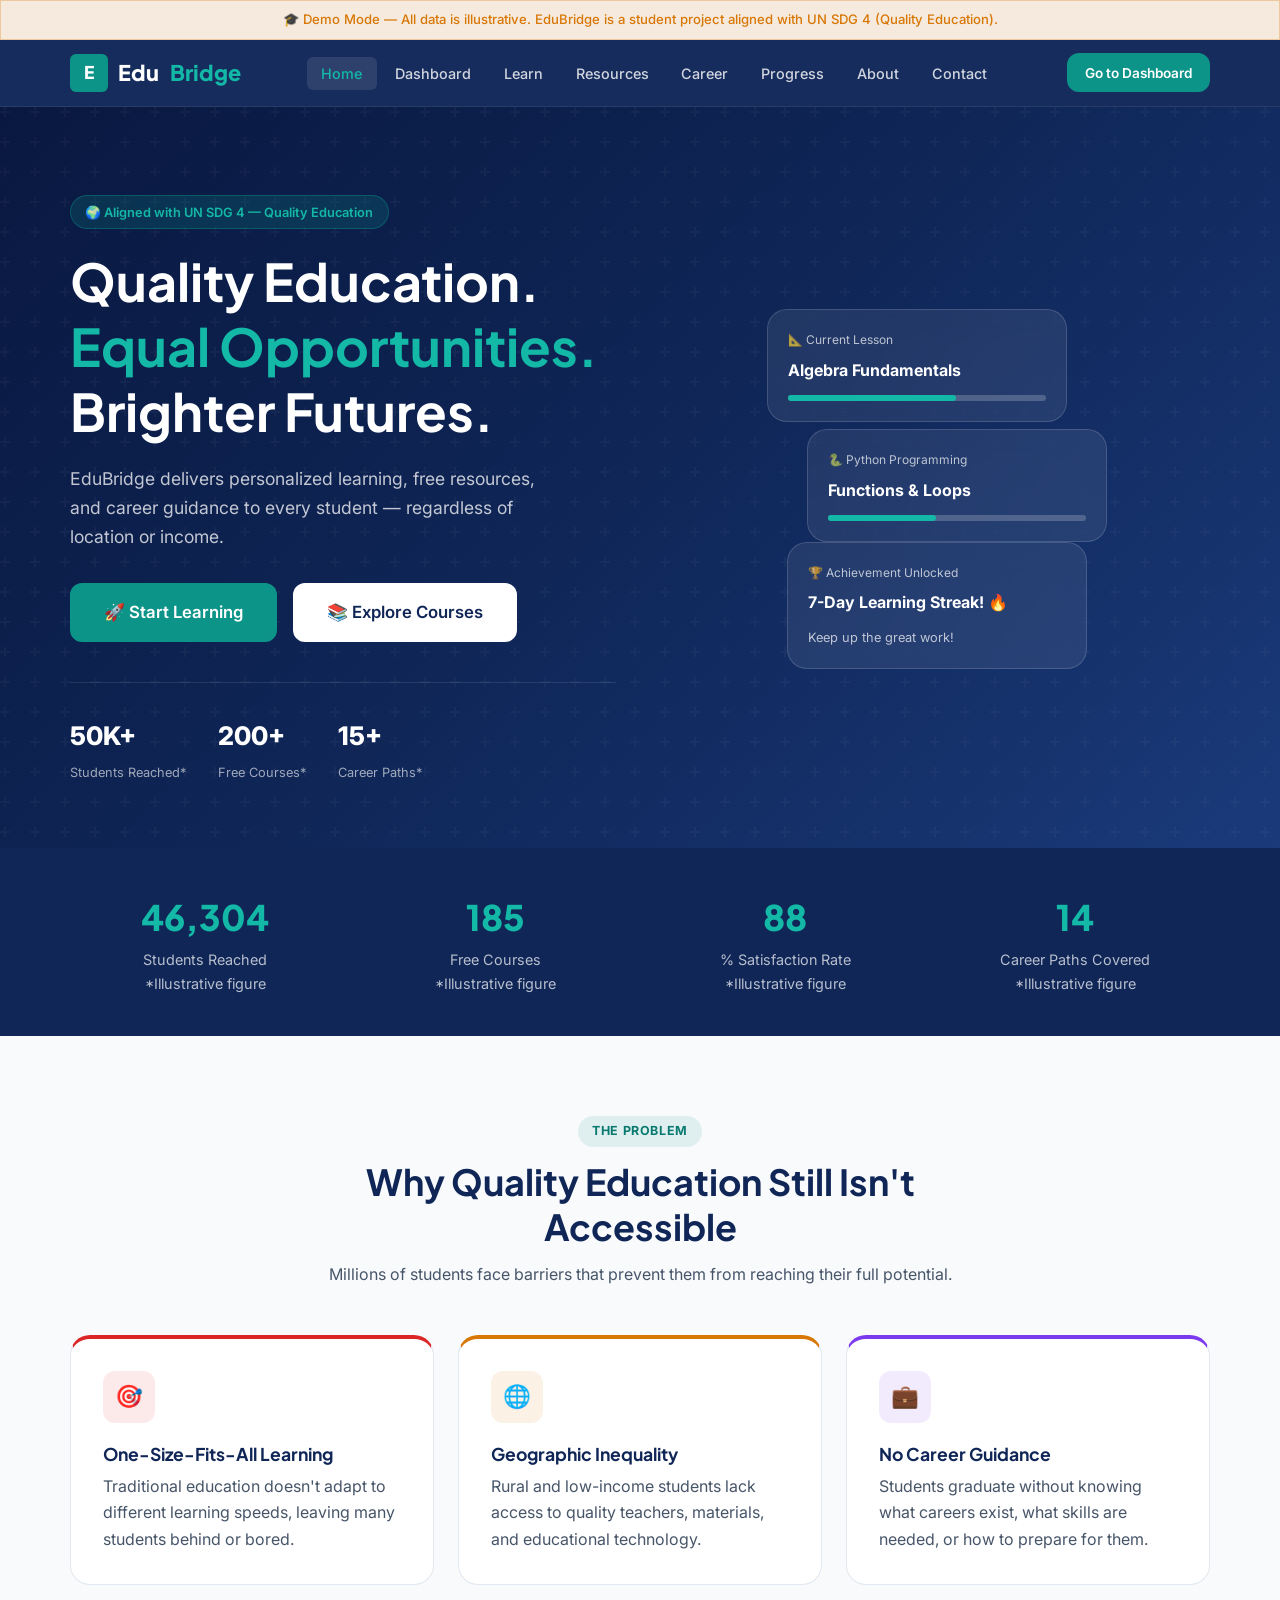
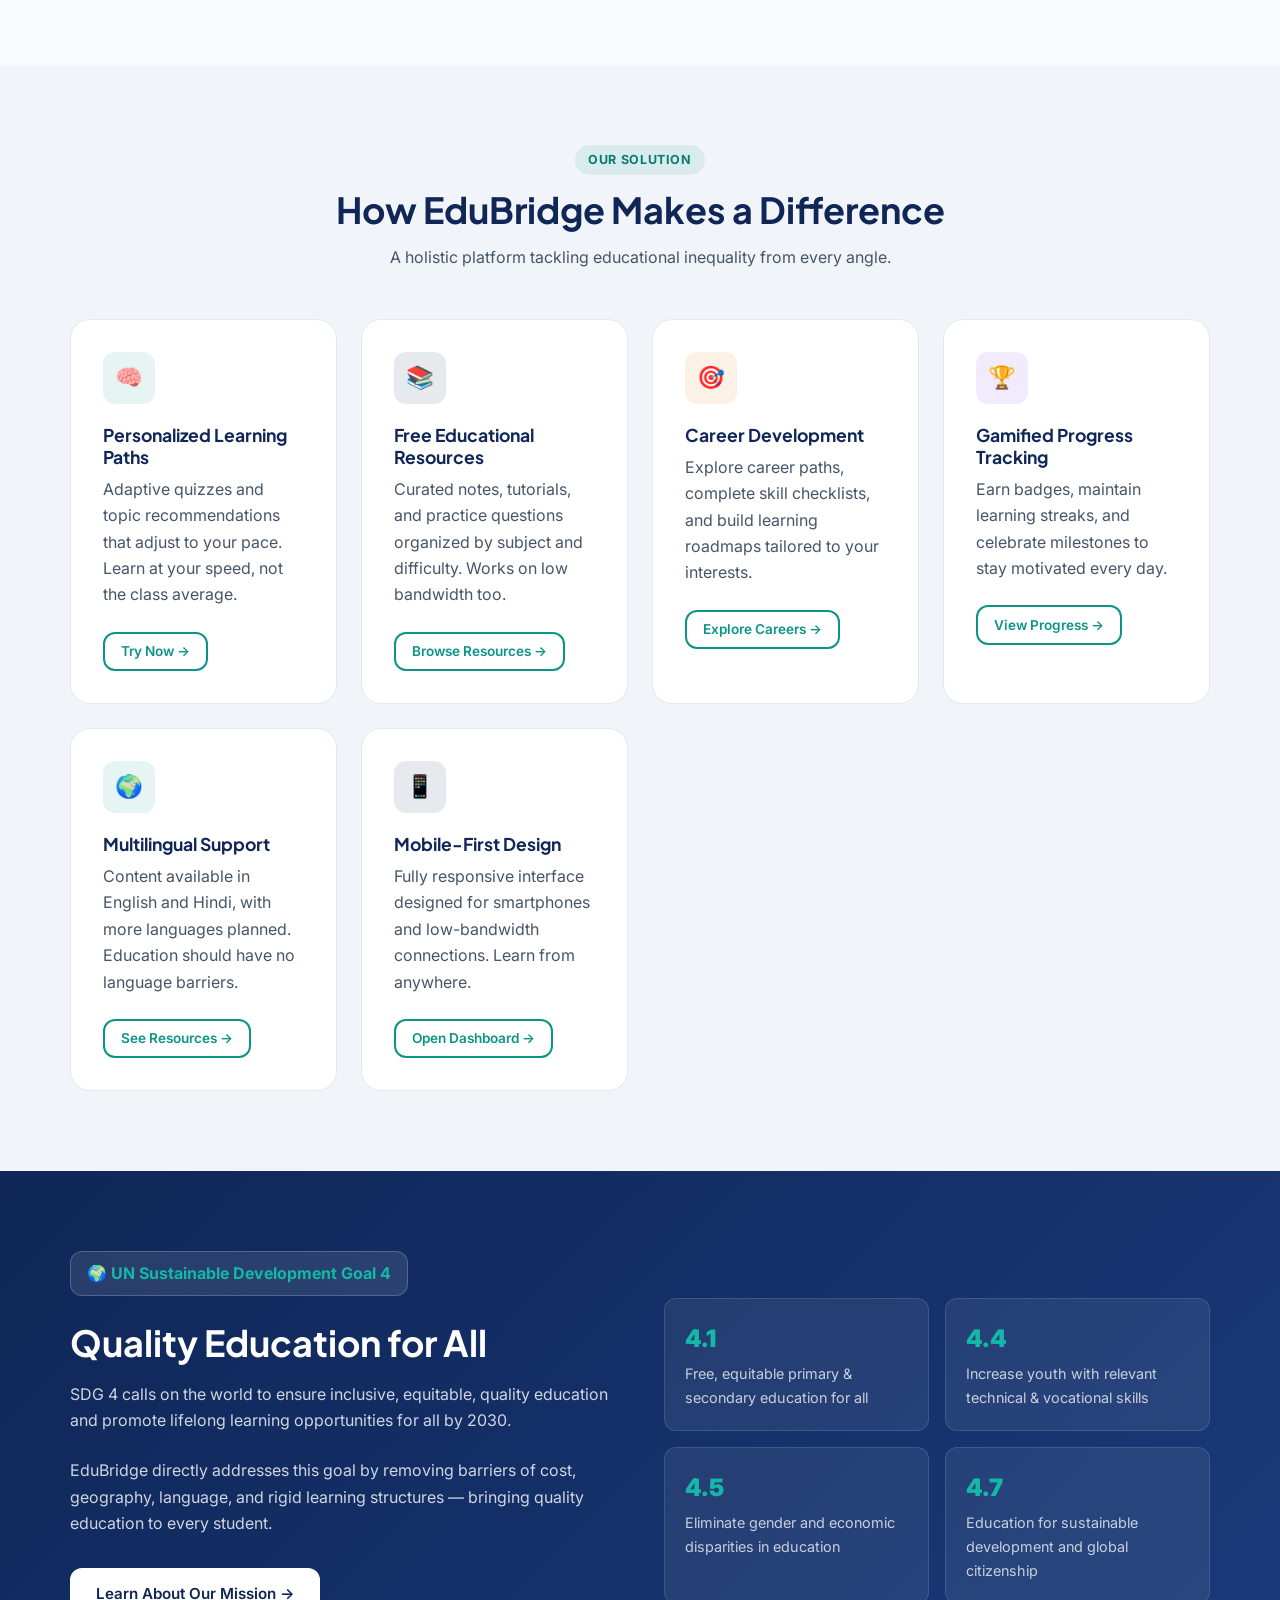
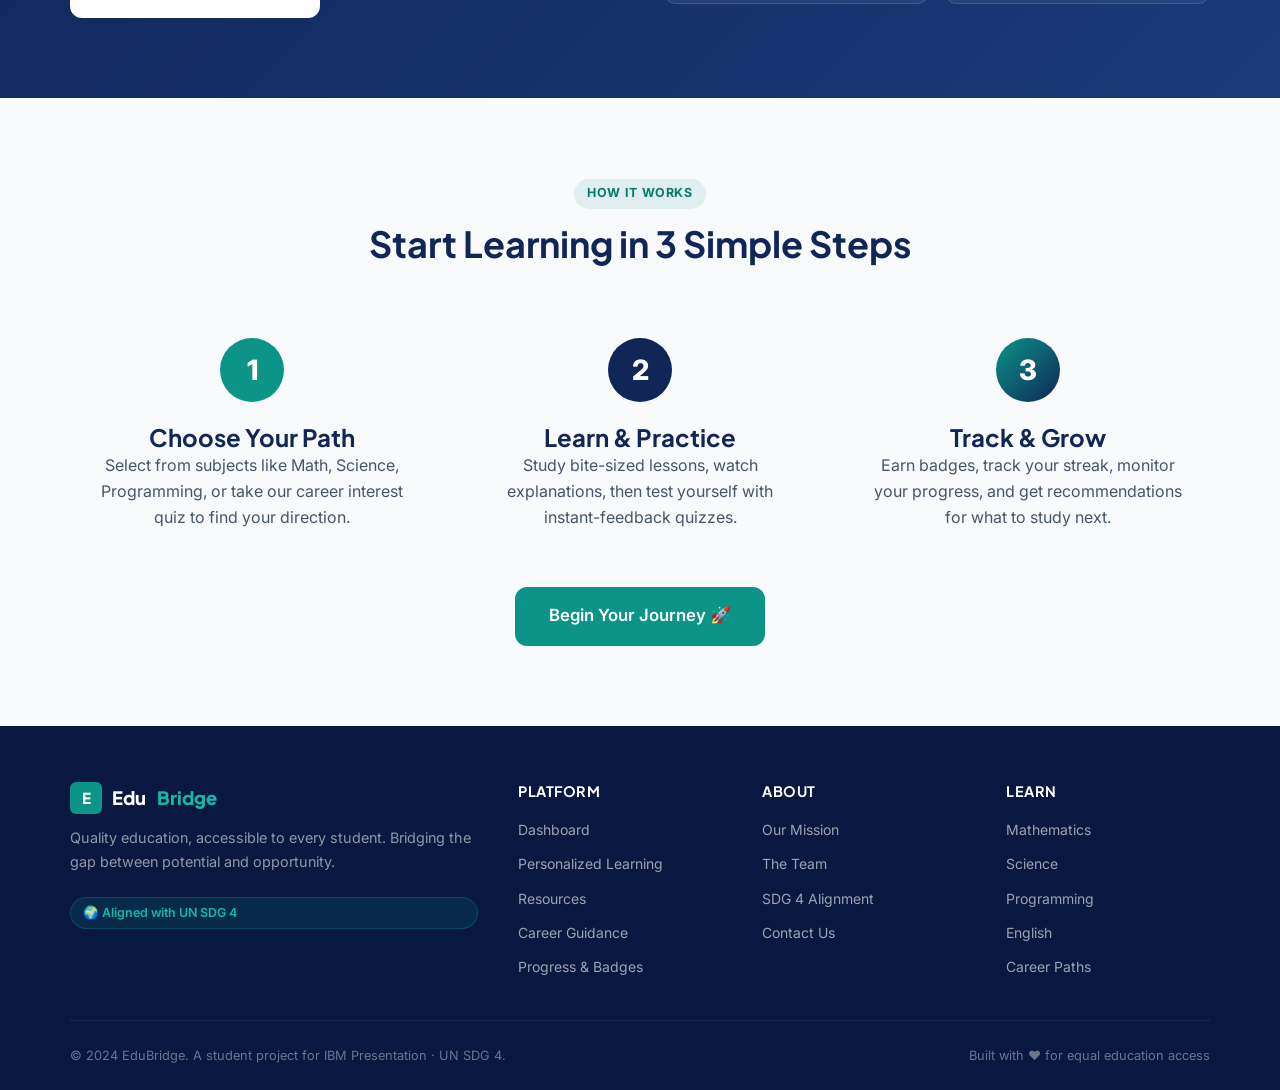
<file: index.html>
<!DOCTYPE html>
<html lang="en">
<head>
  <meta charset="UTF-8" />
  <meta name="viewport" content="width=device-width, initial-scale=1.0" />
  <title>EduBridge — Quality Education for Everyone</title>
  <meta name="description" content="EduBridge makes quality education accessible, affordable, personalized, and career-oriented for every student.">
  <link rel="preconnect" href="https://fonts.googleapis.com">
  <link rel="preconnect" href="https://fonts.gstatic.com" crossorigin>
  <link href="https://fonts.googleapis.com/css2?family=Inter:wght@400;500;600&family=Plus+Jakarta+Sans:wght@600;700;800&display=swap" rel="stylesheet">
  <link rel="stylesheet" href="css/styles.css">
</head>
<body>

<!-- Demo Banner -->
<div class="demo-banner">
  🎓 Demo Mode — All data is illustrative. EduBridge is a student project aligned with UN SDG 4 (Quality Education).
</div>

<!-- Navbar -->
<nav class="navbar" role="navigation" aria-label="Main navigation">
  <div class="container">
    <a href="index.html" class="navbar-brand">
      <div class="brand-icon" aria-hidden="true">E</div>
      Edu<span>Bridge</span>
    </a>
    <ul class="nav-links" role="list">
      <li><a href="index.html">Home</a></li>
      <li><a href="dashboard.html">Dashboard</a></li>
      <li><a href="learning.html">Learn</a></li>
      <li><a href="resources.html">Resources</a></li>
      <li><a href="career.html">Career</a></li>
      <li><a href="progress.html">Progress</a></li>
      <li><a href="about.html">About</a></li>
      <li><a href="contact.html">Contact</a></li>
    </ul>
    <div class="nav-cta">
      <a href="dashboard.html" class="btn btn-primary btn-sm">Go to Dashboard</a>
    </div>
    <button class="hamburger" id="hamburger" aria-label="Open menu" aria-expanded="false">
      <span></span><span></span><span></span>
    </button>
  </div>
</nav>

<!-- Mobile Nav -->
<nav class="mobile-nav" id="mobileNav" aria-label="Mobile navigation">
  <button id="mobileNavClose" style="position:absolute;top:1rem;right:1rem;background:none;border:none;color:white;font-size:1.5rem;cursor:pointer;" aria-label="Close menu">✕</button>
  <a href="index.html">🏠 Home</a>
  <a href="dashboard.html">📊 Dashboard</a>
  <a href="learning.html">📖 Learn</a>
  <a href="resources.html">📚 Resources</a>
  <a href="career.html">🎯 Career</a>
  <a href="progress.html">🏆 Progress</a>
  <a href="about.html">ℹ️ About</a>
  <a href="contact.html">✉️ Contact</a>
</nav>

<!-- Hero -->
<section class="hero" aria-label="Welcome banner">
  <div class="container">
    <div class="hero-inner">
      <div class="hero-content">
        <div class="hero-badge">🌍 Aligned with UN SDG 4 — Quality Education</div>
        <h1>Quality Education.<br><em>Equal Opportunities.</em><br>Brighter Futures.</h1>
        <p class="hero-sub">EduBridge delivers personalized learning, free resources, and career guidance to every student — regardless of location or income.</p>
        <div class="hero-actions">
          <a href="learning.html" class="btn btn-primary btn-lg">🚀 Start Learning</a>
          <a href="resources.html" class="btn btn-white btn-lg">📚 Explore Courses</a>
        </div>
        <div class="hero-stats">
          <div class="hero-stat"><strong>50K+</strong><span>Students Reached*</span></div>
          <div class="hero-stat"><strong>200+</strong><span>Free Courses*</span></div>
          <div class="hero-stat"><strong>15+</strong><span>Career Paths*</span></div>
        </div>
      </div>
      <div class="hero-visual" aria-hidden="true">
        <div class="hero-card-stack">
          <div class="hero-float-card">
            <div class="hfc-label">📐 Current Lesson</div>
            <div class="hfc-title">Algebra Fundamentals</div>
            <div class="hfc-progress-bar"><div class="hfc-progress-fill" style="width:65%"></div></div>
          </div>
          <div class="hero-float-card">
            <div class="hfc-label">🐍 Python Programming</div>
            <div class="hfc-title">Functions & Loops</div>
            <div class="hfc-progress-bar"><div class="hfc-progress-fill" style="width:42%"></div></div>
          </div>
          <div class="hero-float-card">
            <div class="hfc-label">🏆 Achievement Unlocked</div>
            <div class="hfc-title">7-Day Learning Streak! 🔥</div>
            <div style="font-size:.8rem;opacity:.7;margin-top:.25rem">Keep up the great work!</div>
          </div>
        </div>
      </div>
    </div>
  </div>
</section>

<!-- Stats Bar -->
<div class="stats-bar" aria-label="Platform statistics">
  <div class="container">
    <div class="grid-4">
      <div class="stat-item">
        <strong data-count="50000">0</strong>
        <span>Students Reached</span>
        <span class="stat-note">*Illustrative figure</span>
      </div>
      <div class="stat-item">
        <strong data-count="200">0</strong>
        <span>Free Courses</span>
        <span class="stat-note">*Illustrative figure</span>
      </div>
      <div class="stat-item">
        <strong data-count="95">0</strong>
        <span>% Satisfaction Rate</span>
        <span class="stat-note">*Illustrative figure</span>
      </div>
      <div class="stat-item">
        <strong data-count="15">0</strong>
        <span>Career Paths Covered</span>
        <span class="stat-note">*Illustrative figure</span>
      </div>
    </div>
  </div>
</div>

<!-- Problem Statement -->
<section class="section">
  <div class="container">
    <div class="section-header reveal">
      <span class="badge-label">The Problem</span>
      <h2>Why Quality Education Still Isn't Accessible</h2>
      <p>Millions of students face barriers that prevent them from reaching their full potential.</p>
    </div>
    <div class="grid-3">
      <div class="feature-card reveal" style="border-top:4px solid #dc2626">
        <div class="feature-icon" style="background:rgba(220,38,38,.1)">🎯</div>
        <h3>One-Size-Fits-All Learning</h3>
        <p>Traditional education doesn't adapt to different learning speeds, leaving many students behind or bored.</p>
      </div>
      <div class="feature-card reveal" style="border-top:4px solid #d97706">
        <div class="feature-icon amber">🌐</div>
        <h3>Geographic Inequality</h3>
        <p>Rural and low-income students lack access to quality teachers, materials, and educational technology.</p>
      </div>
      <div class="feature-card reveal" style="border-top:4px solid #7c3aed">
        <div class="feature-icon purple">💼</div>
        <h3>No Career Guidance</h3>
        <p>Students graduate without knowing what careers exist, what skills are needed, or how to prepare for them.</p>
      </div>
    </div>
  </div>
</section>

<!-- Features -->
<section class="section" style="background:var(--gray-50)">
  <div class="container">
    <div class="section-header reveal">
      <span class="badge-label">Our Solution</span>
      <h2>How EduBridge Makes a Difference</h2>
      <p>A holistic platform tackling educational inequality from every angle.</p>
    </div>
    <div class="grid-3">
      <div class="feature-card reveal">
        <div class="feature-icon teal">🧠</div>
        <h3>Personalized Learning Paths</h3>
        <p>Adaptive quizzes and topic recommendations that adjust to your pace. Learn at your speed, not the class average.</p>
        <a href="learning.html" class="btn btn-outline-teal btn-sm mt-3">Try Now →</a>
      </div>
      <div class="feature-card reveal">
        <div class="feature-icon navy">📚</div>
        <h3>Free Educational Resources</h3>
        <p>Curated notes, tutorials, and practice questions organized by subject and difficulty. Works on low bandwidth too.</p>
        <a href="resources.html" class="btn btn-outline-teal btn-sm mt-3">Browse Resources →</a>
      </div>
      <div class="feature-card reveal">
        <div class="feature-icon amber">🎯</div>
        <h3>Career Development</h3>
        <p>Explore career paths, complete skill checklists, and build learning roadmaps tailored to your interests.</p>
        <a href="career.html" class="btn btn-outline-teal btn-sm mt-3">Explore Careers →</a>
      </div>
      <div class="feature-card reveal">
        <div class="feature-icon purple">🏆</div>
        <h3>Gamified Progress Tracking</h3>
        <p>Earn badges, maintain learning streaks, and celebrate milestones to stay motivated every day.</p>
        <a href="progress.html" class="btn btn-outline-teal btn-sm mt-3">View Progress →</a>
      </div>
      <div class="feature-card reveal">
        <div class="feature-icon teal">🌍</div>
        <h3>Multilingual Support</h3>
        <p>Content available in English and Hindi, with more languages planned. Education should have no language barriers.</p>
        <a href="resources.html" class="btn btn-outline-teal btn-sm mt-3">See Resources →</a>
      </div>
      <div class="feature-card reveal">
        <div class="feature-icon navy">📱</div>
        <h3>Mobile-First Design</h3>
        <p>Fully responsive interface designed for smartphones and low-bandwidth connections. Learn from anywhere.</p>
        <a href="dashboard.html" class="btn btn-outline-teal btn-sm mt-3">Open Dashboard →</a>
      </div>
    </div>
  </div>
</section>

<!-- SDG 4 Section -->
<section class="section sdg-section">
  <div class="container">
    <div style="display:grid;grid-template-columns:1fr 1fr;gap:3rem;align-items:center">
      <div class="reveal">
        <div class="sdg-badge">🌍 UN Sustainable Development Goal 4</div>
        <h2>Quality Education for All</h2>
        <p style="margin:1rem 0 1.5rem">SDG 4 calls on the world to ensure inclusive, equitable, quality education and promote lifelong learning opportunities for all by 2030.</p>
        <p>EduBridge directly addresses this goal by removing barriers of cost, geography, language, and rigid learning structures — bringing quality education to every student.</p>
        <a href="about.html" class="btn btn-white mt-4">Learn About Our Mission →</a>
      </div>
      <div class="sdg-goals reveal">
        <div class="sdg-goal">
          <div class="sdg-goal-num">4.1</div>
          <p>Free, equitable primary & secondary education for all</p>
        </div>
        <div class="sdg-goal">
          <div class="sdg-goal-num">4.4</div>
          <p>Increase youth with relevant technical & vocational skills</p>
        </div>
        <div class="sdg-goal">
          <div class="sdg-goal-num">4.5</div>
          <p>Eliminate gender and economic disparities in education</p>
        </div>
        <div class="sdg-goal">
          <div class="sdg-goal-num">4.7</div>
          <p>Education for sustainable development and global citizenship</p>
        </div>
      </div>
    </div>
  </div>
</section>

<!-- Testimonials / How it Works -->
<section class="section">
  <div class="container">
    <div class="section-header reveal">
      <span class="badge-label">How It Works</span>
      <h2>Start Learning in 3 Simple Steps</h2>
    </div>
    <div class="grid-3">
      <div class="text-center reveal" style="padding:1.5rem">
        <div style="width:64px;height:64px;background:var(--teal);border-radius:50%;display:flex;align-items:center;justify-content:center;font-size:1.75rem;margin:0 auto 1.25rem;color:white;font-weight:800">1</div>
        <h3>Choose Your Path</h3>
        <p>Select from subjects like Math, Science, Programming, or take our career interest quiz to find your direction.</p>
      </div>
      <div class="text-center reveal" style="padding:1.5rem">
        <div style="width:64px;height:64px;background:var(--navy);border-radius:50%;display:flex;align-items:center;justify-content:center;font-size:1.75rem;margin:0 auto 1.25rem;color:white;font-weight:800">2</div>
        <h3>Learn & Practice</h3>
        <p>Study bite-sized lessons, watch explanations, then test yourself with instant-feedback quizzes.</p>
      </div>
      <div class="text-center reveal" style="padding:1.5rem">
        <div style="width:64px;height:64px;background:linear-gradient(135deg,var(--teal),var(--navy));border-radius:50%;display:flex;align-items:center;justify-content:center;font-size:1.75rem;margin:0 auto 1.25rem;color:white;font-weight:800">3</div>
        <h3>Track & Grow</h3>
        <p>Earn badges, track your streak, monitor your progress, and get recommendations for what to study next.</p>
      </div>
    </div>
    <div class="text-center mt-4 reveal">
      <a href="learning.html" class="btn btn-primary btn-lg">Begin Your Journey 🚀</a>
    </div>
  </div>
</section>

<!-- Footer -->
<footer class="footer">
  <div class="container">
    <div class="footer-grid">
      <div class="footer-brand">
        <a href="index.html" class="navbar-brand" style="font-size:1.15rem">
          <div class="brand-icon" style="width:32px;height:32px;font-size:.95rem">E</div>
          Edu<span>Bridge</span>
        </a>
        <p>Quality education, accessible to every student. Bridging the gap between potential and opportunity.</p>
        <div class="footer-sdg mt-3">🌍 Aligned with UN SDG 4</div>
      </div>
      <div>
        <h4>Platform</h4>
        <ul class="footer-links">
          <li><a href="dashboard.html">Dashboard</a></li>
          <li><a href="learning.html">Personalized Learning</a></li>
          <li><a href="resources.html">Resources</a></li>
          <li><a href="career.html">Career Guidance</a></li>
          <li><a href="progress.html">Progress & Badges</a></li>
        </ul>
      </div>
      <div>
        <h4>About</h4>
        <ul class="footer-links">
          <li><a href="about.html">Our Mission</a></li>
          <li><a href="about.html#team">The Team</a></li>
          <li><a href="about.html#sdg">SDG 4 Alignment</a></li>
          <li><a href="contact.html">Contact Us</a></li>
        </ul>
      </div>
      <div>
        <h4>Learn</h4>
        <ul class="footer-links">
          <li><a href="resources.html?subject=math">Mathematics</a></li>
          <li><a href="resources.html?subject=science">Science</a></li>
          <li><a href="resources.html?subject=programming">Programming</a></li>
          <li><a href="resources.html?subject=english">English</a></li>
          <li><a href="career.html">Career Paths</a></li>
        </ul>
      </div>
    </div>
    <div class="footer-bottom">
      <span>© 2024 EduBridge. A student project for IBM Presentation · UN SDG 4.</span>
      <span>Built with ❤️ for equal education access</span>
    </div>
  </div>
</footer>

<script src="js/app.js"></script>
</body>
</html>
</file>
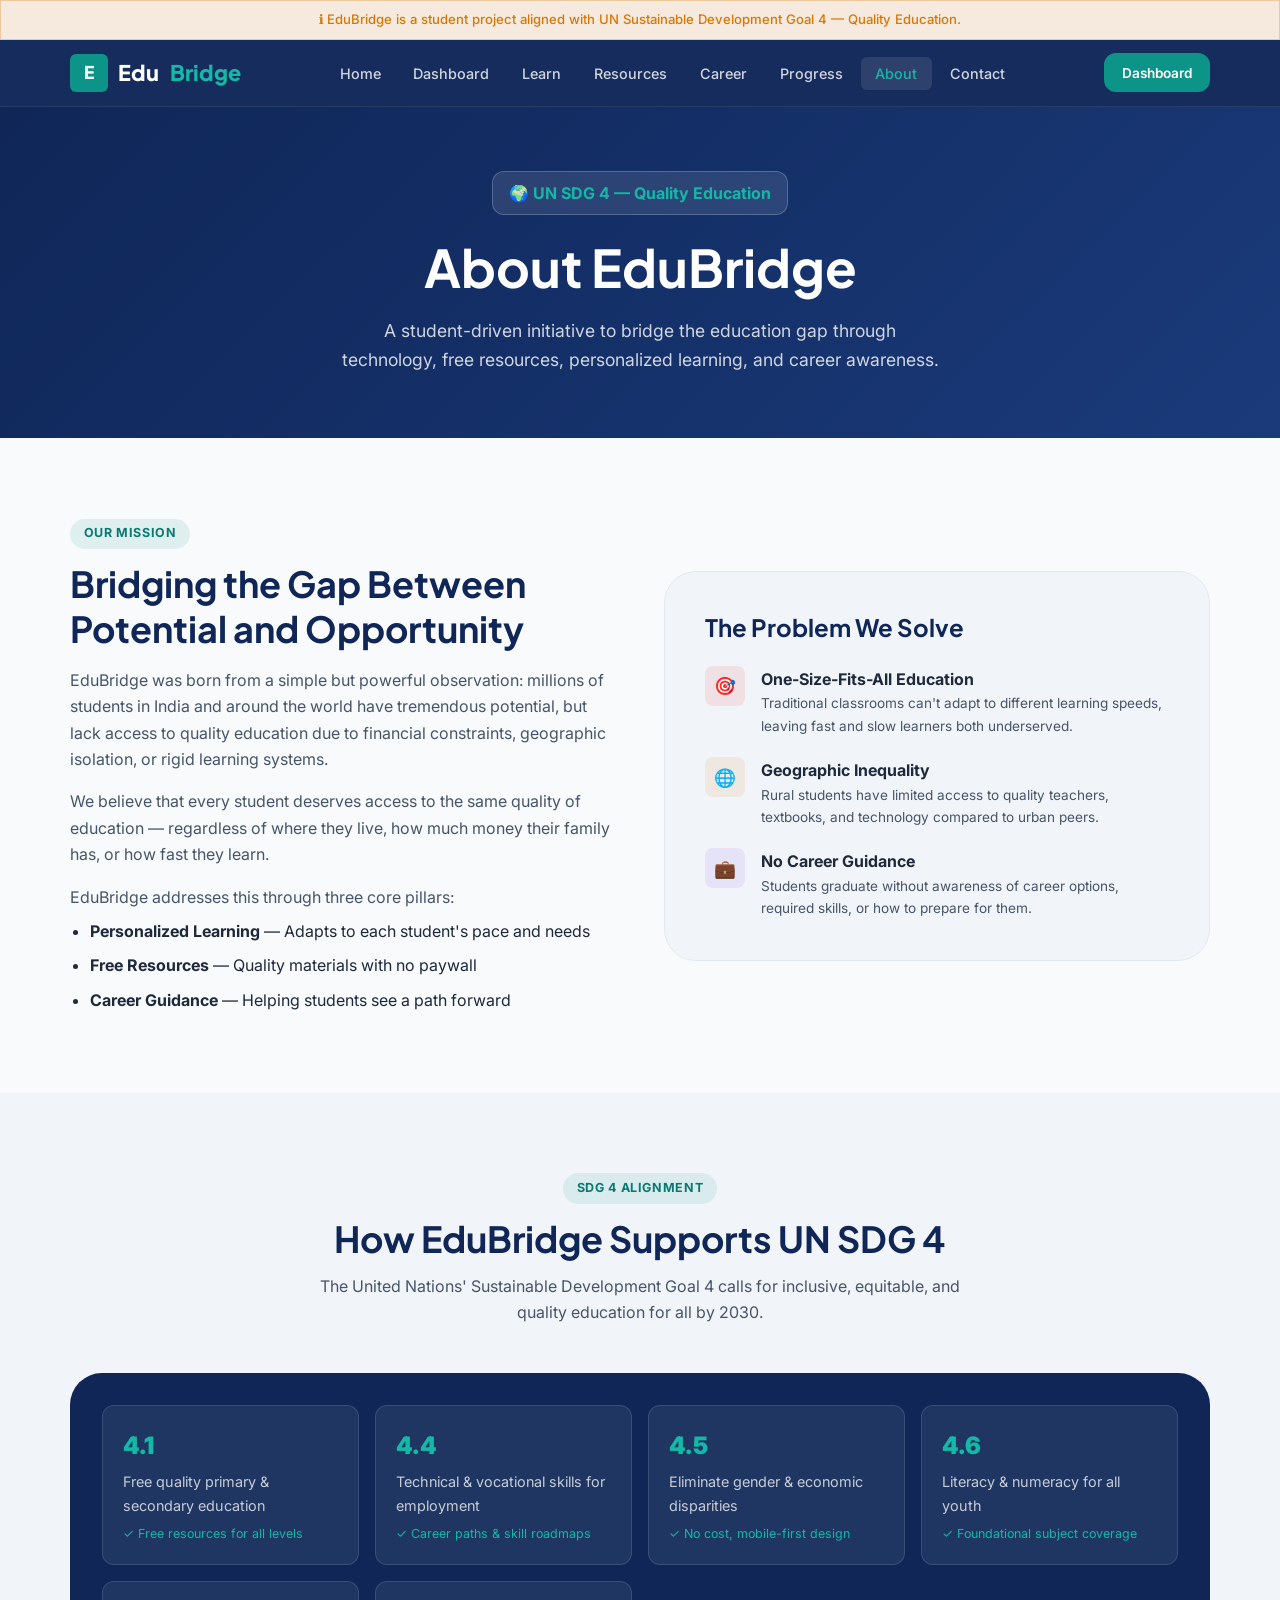
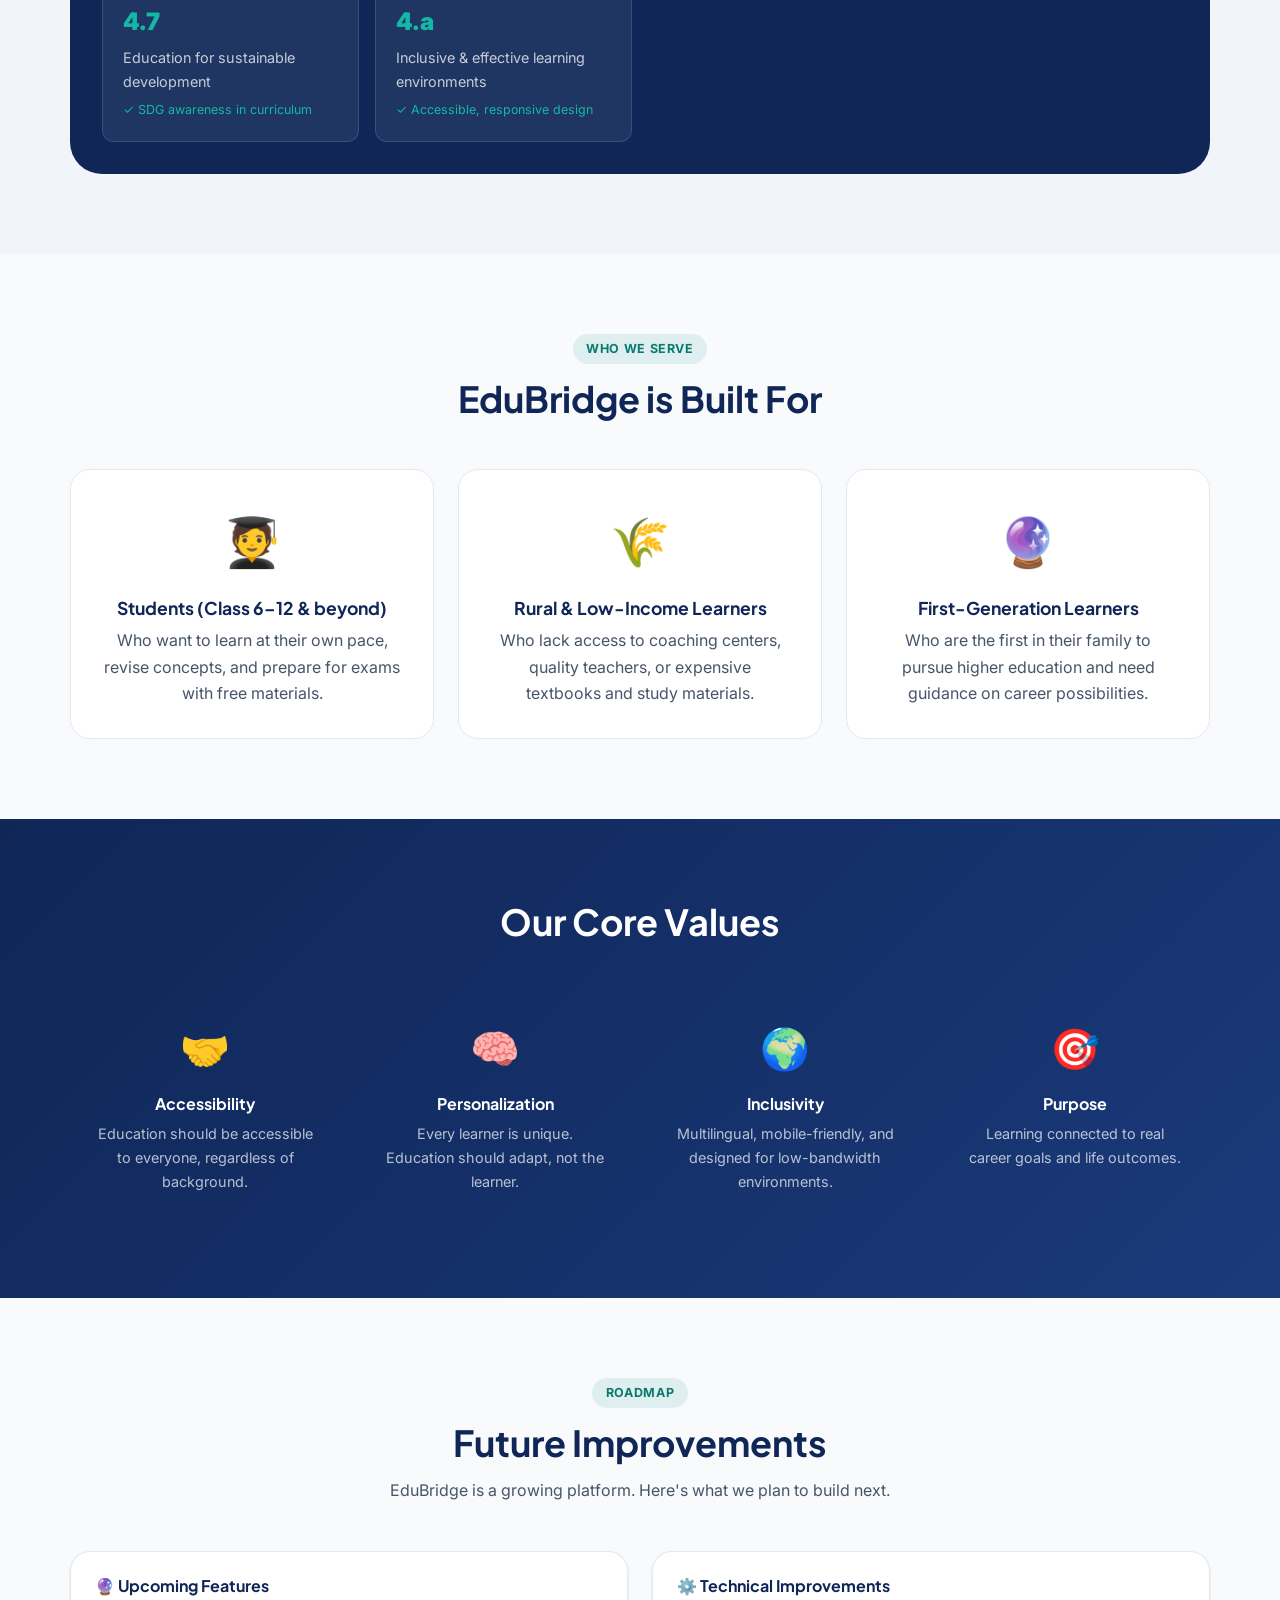
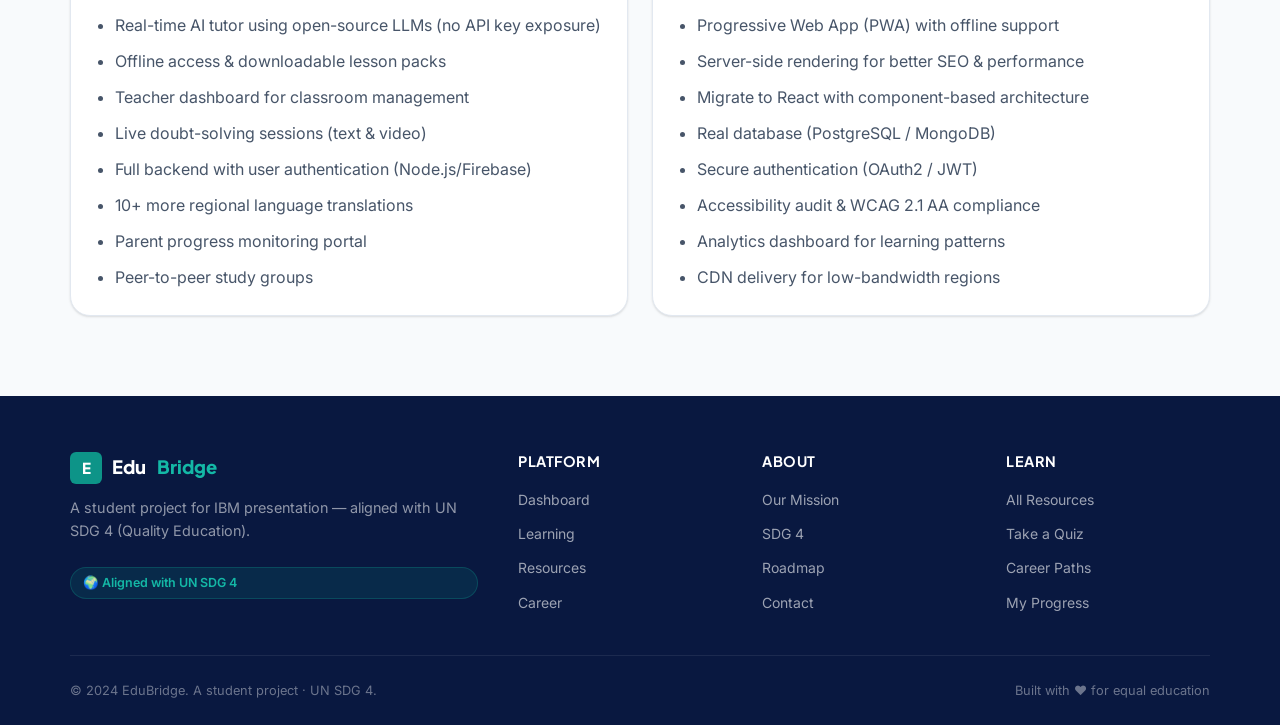
<file: about.html>
<!DOCTYPE html>
<html lang="en">
<head>
  <meta charset="UTF-8"/>
  <meta name="viewport" content="width=device-width, initial-scale=1.0"/>
  <title>About EduBridge — Quality Education for Everyone</title>
  <link rel="preconnect" href="https://fonts.googleapis.com">
  <link href="https://fonts.googleapis.com/css2?family=Inter:wght@400;500;600&family=Plus+Jakarta+Sans:wght@600;700;800&display=swap" rel="stylesheet">
  <link rel="stylesheet" href="css/styles.css">
</head>
<body>
<div class="demo-banner">ℹ️ EduBridge is a student project aligned with UN Sustainable Development Goal 4 — Quality Education.</div>

<nav class="navbar">
  <div class="container">
    <a href="index.html" class="navbar-brand"><div class="brand-icon">E</div>Edu<span>Bridge</span></a>
    <ul class="nav-links">
      <li><a href="index.html">Home</a></li><li><a href="dashboard.html">Dashboard</a></li>
      <li><a href="learning.html">Learn</a></li><li><a href="resources.html">Resources</a></li>
      <li><a href="career.html">Career</a></li><li><a href="progress.html">Progress</a></li>
      <li><a href="about.html">About</a></li><li><a href="contact.html">Contact</a></li>
    </ul>
    <div class="nav-cta"><a href="dashboard.html" class="btn btn-primary btn-sm">Dashboard</a></div>
    <button class="hamburger" id="hamburger" aria-label="Open menu"><span></span><span></span><span></span></button>
  </div>
</nav>
<nav class="mobile-nav" id="mobileNav">
  <button id="mobileNavClose" style="position:absolute;top:1rem;right:1rem;background:none;border:none;color:white;font-size:1.5rem;cursor:pointer;">✕</button>
  <a href="index.html">🏠 Home</a><a href="dashboard.html">📊 Dashboard</a><a href="learning.html">📖 Learn</a>
  <a href="resources.html">📚 Resources</a><a href="career.html">🎯 Career</a><a href="progress.html">🏆 Progress</a>
  <a href="about.html">ℹ️ About</a><a href="contact.html">✉️ Contact</a>
</nav>

<!-- Hero -->
<section class="sdg-section section" style="padding:4rem 0">
  <div class="container text-center">
    <div class="sdg-badge" style="display:inline-flex;margin-bottom:1.25rem">🌍 UN SDG 4 — Quality Education</div>
    <h1 style="color:white;margin-bottom:1rem">About EduBridge</h1>
    <p style="max-width:600px;margin:0 auto;font-size:1.1rem">A student-driven initiative to bridge the education gap through technology, free resources, personalized learning, and career awareness.</p>
  </div>
</section>

<!-- Mission -->
<section class="section">
  <div class="container">
    <div style="display:grid;grid-template-columns:1fr 1fr;gap:3rem;align-items:center" class="reveal">
      <div>
        <span class="badge-label" style="display:inline-block;background:rgba(13,148,136,.1);color:var(--teal-dark);font-size:.78rem;font-weight:700;padding:.3rem .85rem;border-radius:99px;margin-bottom:.75rem;letter-spacing:.05em;text-transform:uppercase">Our Mission</span>
        <h2>Bridging the Gap Between Potential and Opportunity</h2>
        <p style="margin:1rem 0">EduBridge was born from a simple but powerful observation: millions of students in India and around the world have tremendous potential, but lack access to quality education due to financial constraints, geographic isolation, or rigid learning systems.</p>
        <p>We believe that every student deserves access to the same quality of education — regardless of where they live, how much money their family has, or how fast they learn.</p>
        <p style="margin-top:1rem">EduBridge addresses this through three core pillars:</p>
        <ul style="padding-left:1.25rem;margin-top:.5rem;display:flex;flex-direction:column;gap:.5rem">
          <li><strong>Personalized Learning</strong> — Adapts to each student's pace and needs</li>
          <li><strong>Free Resources</strong> — Quality materials with no paywall</li>
          <li><strong>Career Guidance</strong> — Helping students see a path forward</li>
        </ul>
      </div>
      <div style="background:var(--gray-50);border-radius:var(--radius-xl);padding:2.5rem;border:1px solid var(--gray-100)">
        <h3 style="margin-bottom:1.5rem">The Problem We Solve</h3>
        <div style="display:flex;flex-direction:column;gap:1.25rem">
          <div style="display:flex;gap:1rem;align-items:flex-start">
            <div style="width:40px;height:40px;background:rgba(220,38,38,.1);border-radius:8px;display:flex;align-items:center;justify-content:center;flex-shrink:0;font-size:1.1rem">🎯</div>
            <div><strong>One-Size-Fits-All Education</strong><p class="small">Traditional classrooms can't adapt to different learning speeds, leaving fast and slow learners both underserved.</p></div>
          </div>
          <div style="display:flex;gap:1rem;align-items:flex-start">
            <div style="width:40px;height:40px;background:rgba(217,119,6,.1);border-radius:8px;display:flex;align-items:center;justify-content:center;flex-shrink:0;font-size:1.1rem">🌐</div>
            <div><strong>Geographic Inequality</strong><p class="small">Rural students have limited access to quality teachers, textbooks, and technology compared to urban peers.</p></div>
          </div>
          <div style="display:flex;gap:1rem;align-items:flex-start">
            <div style="width:40px;height:40px;background:rgba(124,58,237,.1);border-radius:8px;display:flex;align-items:center;justify-content:center;flex-shrink:0;font-size:1.1rem">💼</div>
            <div><strong>No Career Guidance</strong><p class="small">Students graduate without awareness of career options, required skills, or how to prepare for them.</p></div>
          </div>
        </div>
      </div>
    </div>
  </div>
</section>

<!-- SDG Alignment -->
<section class="section" style="background:var(--gray-50)" id="sdg">
  <div class="container">
    <div class="section-header reveal">
      <span class="badge-label">SDG 4 Alignment</span>
      <h2>How EduBridge Supports UN SDG 4</h2>
      <p>The United Nations' Sustainable Development Goal 4 calls for inclusive, equitable, and quality education for all by 2030.</p>
    </div>
    <div class="sdg-goals reveal" style="background:var(--navy);padding:2rem;border-radius:var(--radius-xl)">
      <div class="sdg-goal">
        <div class="sdg-goal-num">4.1</div>
        <p>Free quality primary & secondary education</p>
        <div style="color:var(--teal-light);font-size:.78rem;margin-top:.4rem">✓ Free resources for all levels</div>
      </div>
      <div class="sdg-goal">
        <div class="sdg-goal-num">4.4</div>
        <p>Technical & vocational skills for employment</p>
        <div style="color:var(--teal-light);font-size:.78rem;margin-top:.4rem">✓ Career paths & skill roadmaps</div>
      </div>
      <div class="sdg-goal">
        <div class="sdg-goal-num">4.5</div>
        <p>Eliminate gender & economic disparities</p>
        <div style="color:var(--teal-light);font-size:.78rem;margin-top:.4rem">✓ No cost, mobile-first design</div>
      </div>
      <div class="sdg-goal">
        <div class="sdg-goal-num">4.6</div>
        <p>Literacy & numeracy for all youth</p>
        <div style="color:var(--teal-light);font-size:.78rem;margin-top:.4rem">✓ Foundational subject coverage</div>
      </div>
      <div class="sdg-goal">
        <div class="sdg-goal-num">4.7</div>
        <p>Education for sustainable development</p>
        <div style="color:var(--teal-light);font-size:.78rem;margin-top:.4rem">✓ SDG awareness in curriculum</div>
      </div>
      <div class="sdg-goal">
        <div class="sdg-goal-num">4.a</div>
        <p>Inclusive & effective learning environments</p>
        <div style="color:var(--teal-light);font-size:.78rem;margin-top:.4rem">✓ Accessible, responsive design</div>
      </div>
    </div>
  </div>
</section>

<!-- Target Users -->
<section class="section">
  <div class="container">
    <div class="section-header reveal">
      <span class="badge-label">Who We Serve</span>
      <h2>EduBridge is Built For</h2>
    </div>
    <div class="grid-3 reveal">
      <div class="feature-card" style="text-align:center">
        <div style="font-size:3rem;margin-bottom:1rem">🧑‍🎓</div>
        <h3>Students (Class 6–12 & beyond)</h3>
        <p>Who want to learn at their own pace, revise concepts, and prepare for exams with free materials.</p>
      </div>
      <div class="feature-card" style="text-align:center">
        <div style="font-size:3rem;margin-bottom:1rem">🌾</div>
        <h3>Rural & Low-Income Learners</h3>
        <p>Who lack access to coaching centers, quality teachers, or expensive textbooks and study materials.</p>
      </div>
      <div class="feature-card" style="text-align:center">
        <div style="font-size:3rem;margin-bottom:1rem">🔮</div>
        <h3>First-Generation Learners</h3>
        <p>Who are the first in their family to pursue higher education and need guidance on career possibilities.</p>
      </div>
    </div>
  </div>
</section>

<!-- Values -->
<section class="section sdg-section">
  <div class="container">
    <div class="section-header reveal">
      <h2 style="color:white">Our Core Values</h2>
    </div>
    <div class="grid-4 reveal">
      <div style="text-align:center;padding:1.5rem">
        <div style="font-size:2.5rem;margin-bottom:.75rem">🤝</div>
        <h4 style="color:var(--white);margin-bottom:.5rem">Accessibility</h4>
        <p style="color:rgba(255,255,255,.7);font-size:.9rem">Education should be accessible to everyone, regardless of background.</p>
      </div>
      <div style="text-align:center;padding:1.5rem">
        <div style="font-size:2.5rem;margin-bottom:.75rem">🧠</div>
        <h4 style="color:var(--white);margin-bottom:.5rem">Personalization</h4>
        <p style="color:rgba(255,255,255,.7);font-size:.9rem">Every learner is unique. Education should adapt, not the learner.</p>
      </div>
      <div style="text-align:center;padding:1.5rem">
        <div style="font-size:2.5rem;margin-bottom:.75rem">🌍</div>
        <h4 style="color:var(--white);margin-bottom:.5rem">Inclusivity</h4>
        <p style="color:rgba(255,255,255,.7);font-size:.9rem">Multilingual, mobile-friendly, and designed for low-bandwidth environments.</p>
      </div>
      <div style="text-align:center;padding:1.5rem">
        <div style="font-size:2.5rem;margin-bottom:.75rem">🎯</div>
        <h4 style="color:var(--white);margin-bottom:.5rem">Purpose</h4>
        <p style="color:rgba(255,255,255,.7);font-size:.9rem">Learning connected to real career goals and life outcomes.</p>
      </div>
    </div>
  </div>
</section>

<!-- Future Improvements -->
<section class="section" id="future">
  <div class="container">
    <div class="section-header reveal">
      <span class="badge-label">Roadmap</span>
      <h2>Future Improvements</h2>
      <p>EduBridge is a growing platform. Here's what we plan to build next.</p>
    </div>
    <div class="grid-2 reveal">
      <div class="card card-body">
        <h4 style="margin-bottom:1rem">🔮 Upcoming Features</h4>
        <ul style="padding-left:1.25rem;display:flex;flex-direction:column;gap:.6rem;color:var(--gray-600)">
          <li>Real-time AI tutor using open-source LLMs (no API key exposure)</li>
          <li>Offline access & downloadable lesson packs</li>
          <li>Teacher dashboard for classroom management</li>
          <li>Live doubt-solving sessions (text & video)</li>
          <li>Full backend with user authentication (Node.js/Firebase)</li>
          <li>10+ more regional language translations</li>
          <li>Parent progress monitoring portal</li>
          <li>Peer-to-peer study groups</li>
        </ul>
      </div>
      <div class="card card-body">
        <h4 style="margin-bottom:1rem">⚙️ Technical Improvements</h4>
        <ul style="padding-left:1.25rem;display:flex;flex-direction:column;gap:.6rem;color:var(--gray-600)">
          <li>Progressive Web App (PWA) with offline support</li>
          <li>Server-side rendering for better SEO & performance</li>
          <li>Migrate to React with component-based architecture</li>
          <li>Real database (PostgreSQL / MongoDB)</li>
          <li>Secure authentication (OAuth2 / JWT)</li>
          <li>Accessibility audit & WCAG 2.1 AA compliance</li>
          <li>Analytics dashboard for learning patterns</li>
          <li>CDN delivery for low-bandwidth regions</li>
        </ul>
      </div>
    </div>
  </div>
</section>

<footer class="footer">
  <div class="container">
    <div class="footer-grid">
      <div class="footer-brand">
        <a href="index.html" class="navbar-brand" style="font-size:1.15rem"><div class="brand-icon" style="width:32px;height:32px;font-size:.95rem">E</div>Edu<span>Bridge</span></a>
        <p>A student project for IBM presentation — aligned with UN SDG 4 (Quality Education).</p>
        <div class="footer-sdg mt-3">🌍 Aligned with UN SDG 4</div>
      </div>
      <div><h4>Platform</h4><ul class="footer-links"><li><a href="dashboard.html">Dashboard</a></li><li><a href="learning.html">Learning</a></li><li><a href="resources.html">Resources</a></li><li><a href="career.html">Career</a></li></ul></div>
      <div><h4>About</h4><ul class="footer-links"><li><a href="about.html">Our Mission</a></li><li><a href="about.html#sdg">SDG 4</a></li><li><a href="about.html#future">Roadmap</a></li><li><a href="contact.html">Contact</a></li></ul></div>
      <div><h4>Learn</h4><ul class="footer-links"><li><a href="resources.html">All Resources</a></li><li><a href="learning.html">Take a Quiz</a></li><li><a href="career.html">Career Paths</a></li><li><a href="progress.html">My Progress</a></li></ul></div>
    </div>
    <div class="footer-bottom"><span>© 2024 EduBridge. A student project · UN SDG 4.</span><span>Built with ❤️ for equal education</span></div>
  </div>
</footer>

<script src="js/app.js"></script>
</body>
</html>
</file>
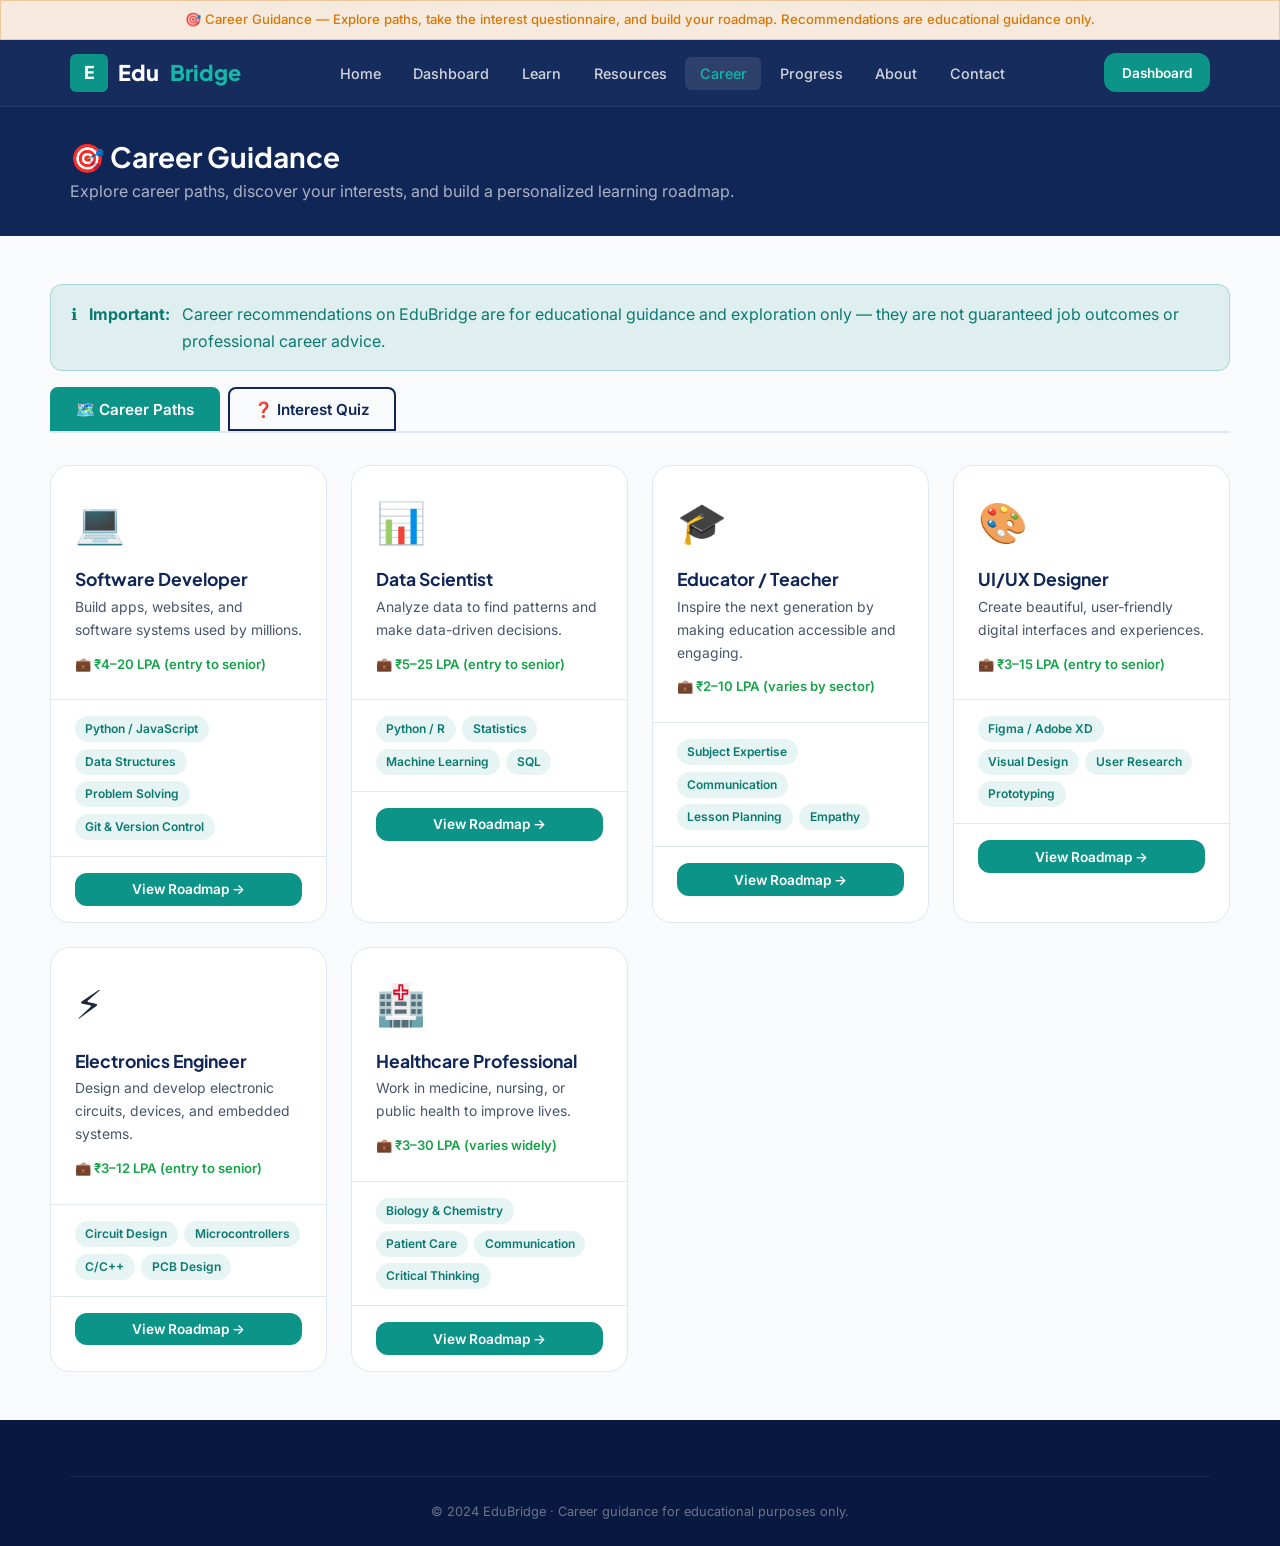
<file: career.html>
<!DOCTYPE html>
<html lang="en">
<head>
  <meta charset="UTF-8"/>
  <meta name="viewport" content="width=device-width, initial-scale=1.0"/>
  <title>Career Guidance — EduBridge</title>
  <link rel="preconnect" href="https://fonts.googleapis.com">
  <link href="https://fonts.googleapis.com/css2?family=Inter:wght@400;500;600&family=Plus+Jakarta+Sans:wght@600;700;800&display=swap" rel="stylesheet">
  <link rel="stylesheet" href="css/styles.css">
</head>
<body>
<div class="demo-banner">🎯 Career Guidance — Explore paths, take the interest questionnaire, and build your roadmap. Recommendations are educational guidance only.</div>

<nav class="navbar">
  <div class="container">
    <a href="index.html" class="navbar-brand"><div class="brand-icon">E</div>Edu<span>Bridge</span></a>
    <ul class="nav-links">
      <li><a href="index.html">Home</a></li><li><a href="dashboard.html">Dashboard</a></li>
      <li><a href="learning.html">Learn</a></li><li><a href="resources.html">Resources</a></li>
      <li><a href="career.html">Career</a></li><li><a href="progress.html">Progress</a></li>
      <li><a href="about.html">About</a></li><li><a href="contact.html">Contact</a></li>
    </ul>
    <div class="nav-cta"><a href="dashboard.html" class="btn btn-primary btn-sm">Dashboard</a></div>
    <button class="hamburger" id="hamburger" aria-label="Open menu"><span></span><span></span><span></span></button>
  </div>
</nav>
<nav class="mobile-nav" id="mobileNav">
  <button id="mobileNavClose" style="position:absolute;top:1rem;right:1rem;background:none;border:none;color:white;font-size:1.5rem;cursor:pointer;">✕</button>
  <a href="index.html">🏠 Home</a><a href="dashboard.html">📊 Dashboard</a><a href="learning.html">📖 Learn</a>
  <a href="resources.html">📚 Resources</a><a href="career.html">🎯 Career</a><a href="progress.html">🏆 Progress</a>
  <a href="about.html">ℹ️ About</a><a href="contact.html">✉️ Contact</a>
</nav>

<div class="page-header">
  <div class="container">
    <h1>🎯 Career Guidance</h1>
    <p>Explore career paths, discover your interests, and build a personalized learning roadmap.</p>
  </div>
</div>

<div class="container section-sm">

  <!-- Disclaimer -->
  <div class="alert alert-info mb-4">
    ℹ️ <strong>Important:</strong> Career recommendations on EduBridge are for educational guidance and exploration only — they are not guaranteed job outcomes or professional career advice.
  </div>

  <!-- Tabs -->
  <div style="display:flex;gap:.5rem;border-bottom:2px solid var(--gray-100);margin-bottom:2rem">
    <button class="btn btn-primary" id="tabPaths" onclick="showTab('paths')" style="border-radius:8px 8px 0 0">🗺️ Career Paths</button>
    <button class="btn btn-secondary" id="tabQuiz" onclick="showTab('quiz')" style="border-radius:8px 8px 0 0">❓ Interest Quiz</button>
    <button class="btn btn-secondary" id="tabResult" onclick="showTab('result')" style="border-radius:8px 8px 0 0;display:none">📊 My Results</button>
  </div>

  <!-- Career Paths Tab -->
  <div id="tabContentPaths">
    <div class="grid-3" id="careerGrid"></div>

    <!-- Career Detail Modal-style panel -->
    <div id="careerDetail" class="hidden mt-4">
      <div class="card">
        <div class="card-header flex-between">
          <h3 id="detailTitle" style="font-size:1.15rem;margin:0"></h3>
          <button onclick="closeDetail()" class="btn btn-secondary btn-sm">✕ Close</button>
        </div>
        <div class="card-body" id="detailContent"></div>
      </div>
    </div>
  </div>

  <!-- Interest Quiz Tab -->
  <div id="tabContentQuiz" class="hidden">
    <div class="questionnaire">
      <div class="card">
        <div class="card-header flex-between">
          <h3 style="font-size:1rem;margin:0">🧠 Career Interest Questionnaire</h3>
          <span id="quizStep" class="tag tag-teal">Question 1 / 6</span>
        </div>
        <div class="card-body">
          <div class="quiz-progress-bar mb-3"><div class="quiz-progress-fill" id="careerQuizFill" style="width:0%"></div></div>
          <div id="questionContainer"></div>
        </div>
      </div>
    </div>
  </div>

  <!-- Results Tab -->
  <div id="tabContentResult" class="hidden">
    <div id="resultContainer"></div>
  </div>

</div>

<footer class="footer">
  <div class="container">
    <div class="footer-bottom" style="justify-content:center">
      <span>© 2024 EduBridge · Career guidance for educational purposes only.</span>
    </div>
  </div>
</footer>

<script src="js/app.js"></script>
<script src="js/career.js"></script>
</body>
</html>
</file>
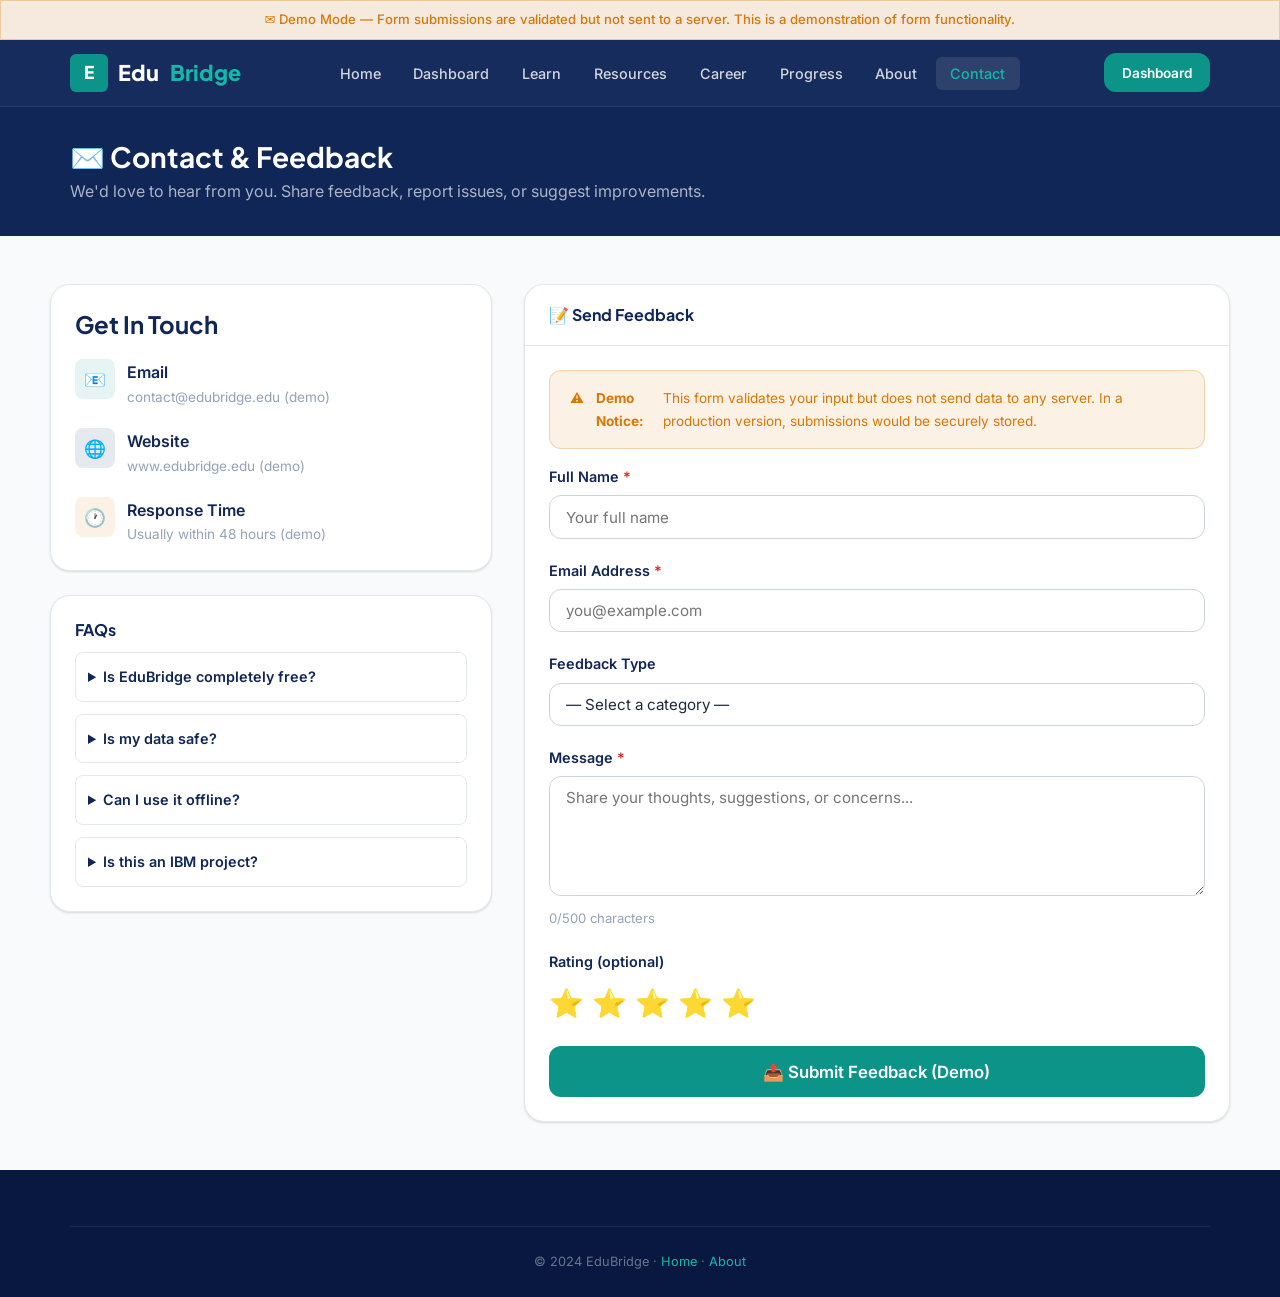
<file: contact.html>
<!DOCTYPE html>
<html lang="en">
<head>
  <meta charset="UTF-8"/>
  <meta name="viewport" content="width=device-width, initial-scale=1.0"/>
  <title>Contact & Feedback — EduBridge</title>
  <link rel="preconnect" href="https://fonts.googleapis.com">
  <link href="https://fonts.googleapis.com/css2?family=Inter:wght@400;500;600&family=Plus+Jakarta+Sans:wght@600;700;800&display=swap" rel="stylesheet">
  <link rel="stylesheet" href="css/styles.css">
</head>
<body>
<div class="demo-banner">✉️ Demo Mode — Form submissions are validated but not sent to a server. This is a demonstration of form functionality.</div>

<nav class="navbar">
  <div class="container">
    <a href="index.html" class="navbar-brand"><div class="brand-icon">E</div>Edu<span>Bridge</span></a>
    <ul class="nav-links">
      <li><a href="index.html">Home</a></li><li><a href="dashboard.html">Dashboard</a></li>
      <li><a href="learning.html">Learn</a></li><li><a href="resources.html">Resources</a></li>
      <li><a href="career.html">Career</a></li><li><a href="progress.html">Progress</a></li>
      <li><a href="about.html">About</a></li><li><a href="contact.html">Contact</a></li>
    </ul>
    <div class="nav-cta"><a href="dashboard.html" class="btn btn-primary btn-sm">Dashboard</a></div>
    <button class="hamburger" id="hamburger" aria-label="Open menu"><span></span><span></span><span></span></button>
  </div>
</nav>
<nav class="mobile-nav" id="mobileNav">
  <button id="mobileNavClose" style="position:absolute;top:1rem;right:1rem;background:none;border:none;color:white;font-size:1.5rem;cursor:pointer;">✕</button>
  <a href="index.html">🏠 Home</a><a href="dashboard.html">📊 Dashboard</a><a href="learning.html">📖 Learn</a>
  <a href="resources.html">📚 Resources</a><a href="career.html">🎯 Career</a><a href="progress.html">🏆 Progress</a>
  <a href="about.html">ℹ️ About</a><a href="contact.html">✉️ Contact</a>
</nav>

<div class="page-header">
  <div class="container">
    <h1>✉️ Contact & Feedback</h1>
    <p>We'd love to hear from you. Share feedback, report issues, or suggest improvements.</p>
  </div>
</div>

<div class="container section-sm">
  <div style="display:grid;grid-template-columns:1fr 1.6fr;gap:2rem;align-items:start">

    <!-- Contact Info -->
    <div>
      <div class="card mb-3">
        <div class="card-body">
          <h3 style="margin-bottom:1.25rem">Get In Touch</h3>
          <div style="display:flex;flex-direction:column;gap:1.25rem">
            <div style="display:flex;gap:.75rem;align-items:flex-start">
              <div style="width:40px;height:40px;background:rgba(13,148,136,.1);border-radius:8px;display:flex;align-items:center;justify-content:center;font-size:1.1rem;flex-shrink:0">📧</div>
              <div><div style="font-weight:600;color:var(--navy)">Email</div><div class="small text-muted">contact@edubridge.edu (demo)</div></div>
            </div>
            <div style="display:flex;gap:.75rem;align-items:flex-start">
              <div style="width:40px;height:40px;background:rgba(15,38,87,.1);border-radius:8px;display:flex;align-items:center;justify-content:center;font-size:1.1rem;flex-shrink:0">🌐</div>
              <div><div style="font-weight:600;color:var(--navy)">Website</div><div class="small text-muted">www.edubridge.edu (demo)</div></div>
            </div>
            <div style="display:flex;gap:.75rem;align-items:flex-start">
              <div style="width:40px;height:40px;background:rgba(217,119,6,.1);border-radius:8px;display:flex;align-items:center;justify-content:center;font-size:1.1rem;flex-shrink:0">🕐</div>
              <div><div style="font-weight:600;color:var(--navy)">Response Time</div><div class="small text-muted">Usually within 48 hours (demo)</div></div>
            </div>
          </div>
        </div>
      </div>

      <div class="card">
        <div class="card-body">
          <h4 style="margin-bottom:.75rem">FAQs</h4>
          <div style="display:flex;flex-direction:column;gap:.75rem">
            <details style="border:1px solid var(--gray-100);border-radius:8px;padding:.75rem;cursor:pointer">
              <summary style="font-weight:600;color:var(--navy);font-size:.9rem">Is EduBridge completely free?</summary>
              <p style="margin-top:.5rem;font-size:.88rem">Yes! EduBridge is a student project aimed at providing free education to all. All resources, lessons, and career guidance are free.</p>
            </details>
            <details style="border:1px solid var(--gray-100);border-radius:8px;padding:.75rem;cursor:pointer">
              <summary style="font-weight:600;color:var(--navy);font-size:.9rem">Is my data safe?</summary>
              <p style="margin-top:.5rem;font-size:.88rem">All progress data is stored only in your browser's local storage. No data is sent to any server in this demo.</p>
            </details>
            <details style="border:1px solid var(--gray-100);border-radius:8px;padding:.75rem;cursor:pointer">
              <summary style="font-weight:600;color:var(--navy);font-size:.9rem">Can I use it offline?</summary>
              <p style="margin-top:.5rem;font-size:.88mm">Offline access is planned for a future version. The current demo requires an internet connection for fonts.</p>
            </details>
            <details style="border:1px solid var(--gray-100);border-radius:8px;padding:.75rem;cursor:pointer">
              <summary style="font-weight:600;color:var(--navy);font-size:.9rem">Is this an IBM project?</summary>
              <p style="margin-top:.5rem;font-size:.88rem">EduBridge is a student initiative inspired by UN SDG 4, created as part of an IBM-associated academic presentation.</p>
            </details>
          </div>
        </div>
      </div>
    </div>

    <!-- Feedback Form -->
    <div class="card">
      <div class="card-header">
        <h3 style="font-size:1rem;margin:0">📝 Send Feedback</h3>
      </div>
      <div class="card-body">
        <div class="alert alert-warning mb-3" style="font-size:.85rem">
          ⚠️ <strong>Demo Notice:</strong> This form validates your input but does not send data to any server. In a production version, submissions would be securely stored.
        </div>
        <div id="successMessage" class="alert alert-success hidden">
          ✅ <strong>Thank you for your feedback!</strong> (Demo) — In a real deployment, your message would be sent. Your input has been noted locally.
        </div>
        <form id="feedbackForm" novalidate>
          <div class="form-group">
            <label class="form-label" for="feedbackName">Full Name <span style="color:var(--danger)">*</span></label>
            <input type="text" class="form-control" id="feedbackName" placeholder="Your full name" autocomplete="name">
            <div class="form-error" id="errName"></div>
          </div>
          <div class="form-group">
            <label class="form-label" for="feedbackEmail">Email Address <span style="color:var(--danger)">*</span></label>
            <input type="email" class="form-control" id="feedbackEmail" placeholder="you@example.com" autocomplete="email">
            <div class="form-error" id="errEmail"></div>
          </div>
          <div class="form-group">
            <label class="form-label" for="feedbackType">Feedback Type</label>
            <select class="form-control" id="feedbackType">
              <option value="">— Select a category —</option>
              <option value="suggestion">💡 Feature Suggestion</option>
              <option value="bug">🐛 Bug Report</option>
              <option value="content">📚 Content Feedback</option>
              <option value="general">💬 General Feedback</option>
              <option value="partnership">🤝 Partnership / Collaboration</option>
            </select>
          </div>
          <div class="form-group">
            <label class="form-label" for="feedbackMessage">Message <span style="color:var(--danger)">*</span></label>
            <textarea class="form-control" id="feedbackMessage" placeholder="Share your thoughts, suggestions, or concerns..." rows="5"></textarea>
            <div class="form-error" id="errMessage"></div>
            <div class="form-hint"><span id="charCount">0</span>/500 characters</div>
          </div>
          <div class="form-group">
            <label class="form-label">Rating (optional)</label>
            <div id="ratingContainer" style="display:flex;gap:.5rem;font-size:1.75rem;cursor:pointer">
              <span data-rating="1" onclick="setRating(1)">⭐</span>
              <span data-rating="2" onclick="setRating(2)">⭐</span>
              <span data-rating="3" onclick="setRating(3)">⭐</span>
              <span data-rating="4" onclick="setRating(4)">⭐</span>
              <span data-rating="5" onclick="setRating(5)">⭐</span>
            </div>
            <input type="hidden" id="feedbackRating" value="">
          </div>
          <button type="submit" class="btn btn-primary btn-lg btn-block" id="submitBtn">
            📤 Submit Feedback (Demo)
          </button>
        </form>
      </div>
    </div>
  </div>
</div>

<footer class="footer">
  <div class="container">
    <div class="footer-bottom" style="justify-content:center">
      <span>© 2024 EduBridge · <a href="index.html" style="color:var(--teal-light)">Home</a> · <a href="about.html" style="color:var(--teal-light)">About</a></span>
    </div>
  </div>
</footer>

<script src="js/app.js"></script>
<script src="js/contact.js"></script>
</body>
</html>
</file>
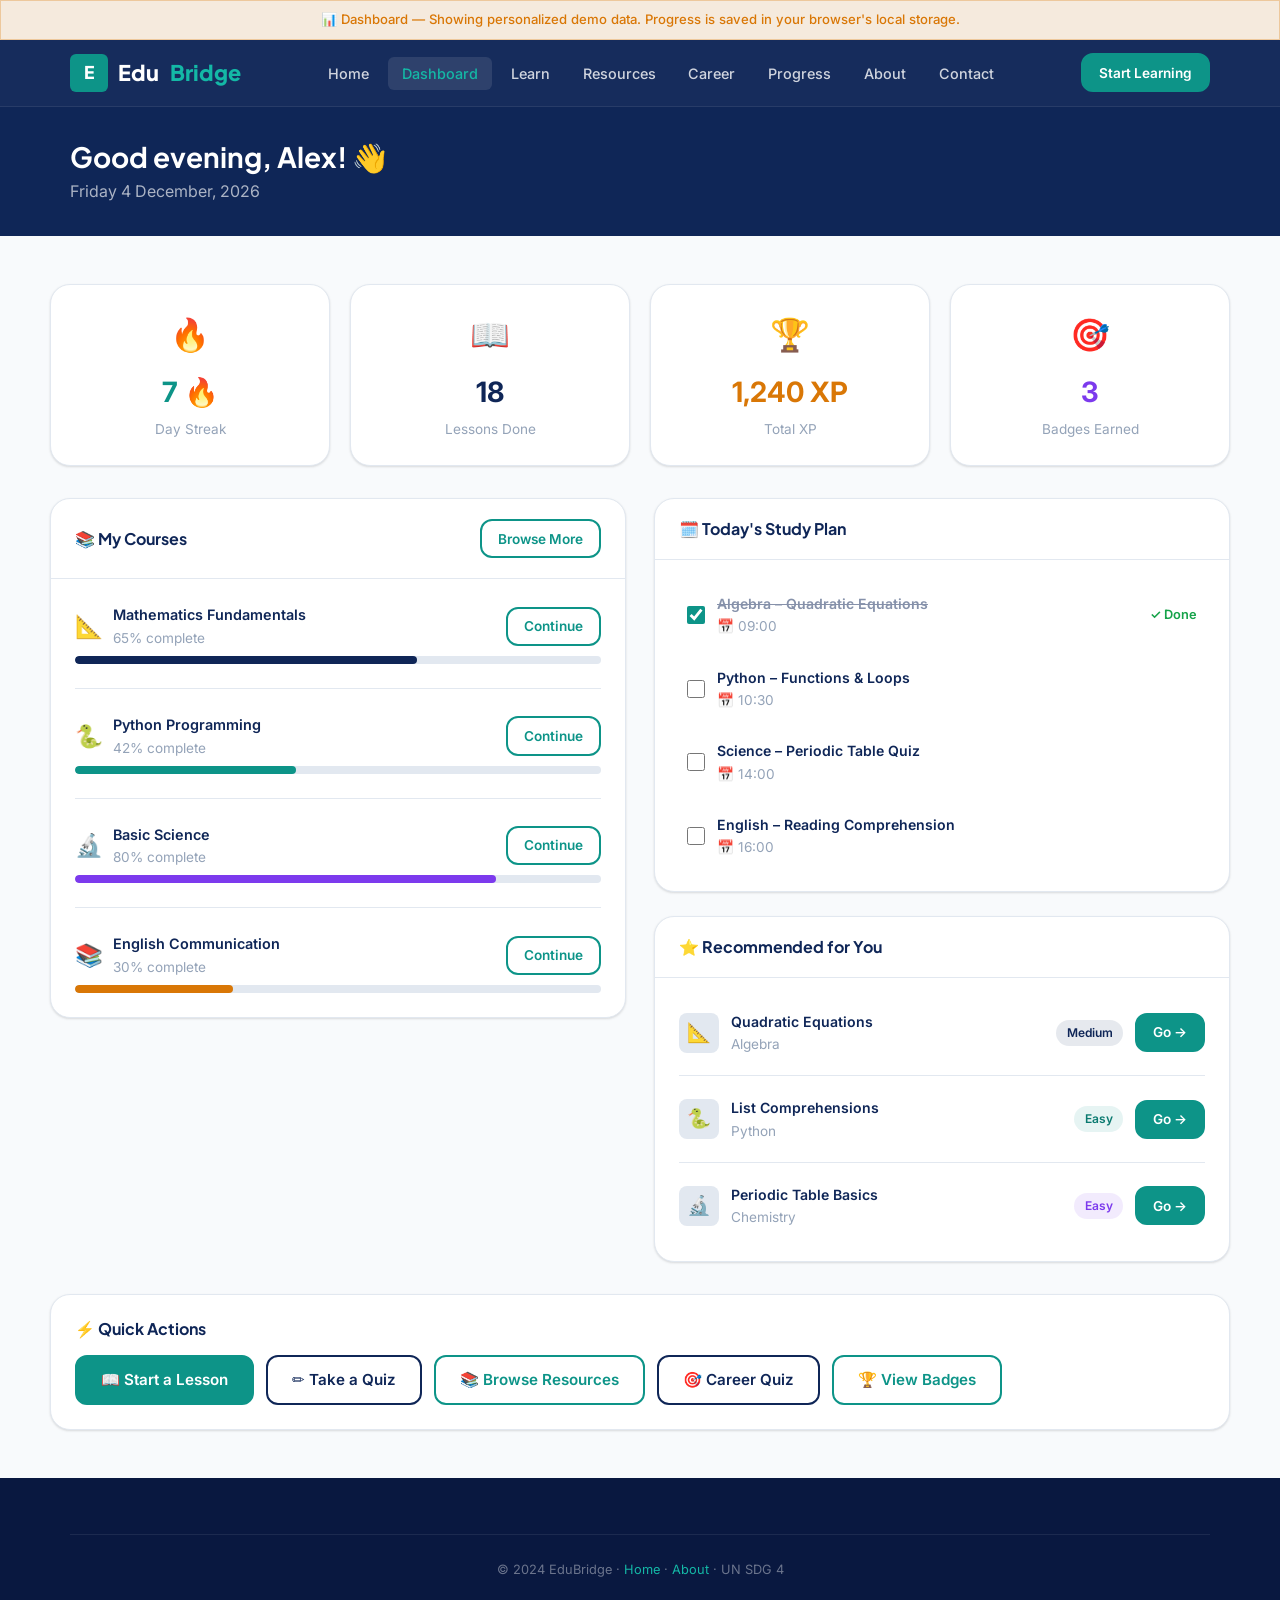
<file: dashboard.html>
<!DOCTYPE html>
<html lang="en">
<head>
  <meta charset="UTF-8"/>
  <meta name="viewport" content="width=device-width, initial-scale=1.0"/>
  <title>Dashboard — EduBridge</title>
  <link rel="preconnect" href="https://fonts.googleapis.com">
  <link href="https://fonts.googleapis.com/css2?family=Inter:wght@400;500;600&family=Plus+Jakarta+Sans:wght@600;700;800&display=swap" rel="stylesheet">
  <link rel="stylesheet" href="css/styles.css">
</head>
<body>
<div class="demo-banner">📊 Dashboard — Showing personalized demo data. Progress is saved in your browser's local storage.</div>

<nav class="navbar">
  <div class="container">
    <a href="index.html" class="navbar-brand"><div class="brand-icon">E</div>Edu<span>Bridge</span></a>
    <ul class="nav-links">
      <li><a href="index.html">Home</a></li>
      <li><a href="dashboard.html">Dashboard</a></li>
      <li><a href="learning.html">Learn</a></li>
      <li><a href="resources.html">Resources</a></li>
      <li><a href="career.html">Career</a></li>
      <li><a href="progress.html">Progress</a></li>
      <li><a href="about.html">About</a></li>
      <li><a href="contact.html">Contact</a></li>
    </ul>
    <div class="nav-cta"><a href="learning.html" class="btn btn-primary btn-sm">Start Learning</a></div>
    <button class="hamburger" id="hamburger" aria-label="Open menu"><span></span><span></span><span></span></button>
  </div>
</nav>
<nav class="mobile-nav" id="mobileNav">
  <button id="mobileNavClose" style="position:absolute;top:1rem;right:1rem;background:none;border:none;color:white;font-size:1.5rem;cursor:pointer;">✕</button>
  <a href="index.html">🏠 Home</a><a href="dashboard.html">📊 Dashboard</a><a href="learning.html">📖 Learn</a>
  <a href="resources.html">📚 Resources</a><a href="career.html">🎯 Career</a><a href="progress.html">🏆 Progress</a>
  <a href="about.html">ℹ️ About</a><a href="contact.html">✉️ Contact</a>
</nav>

<div class="page-header">
  <div class="container">
    <h1 id="dashWelcome">Welcome back! 👋</h1>
    <p id="dashDate">Loading your dashboard...</p>
  </div>
</div>

<div class="container section-sm">
  <!-- Top Stats Row -->
  <div class="grid-4 mb-4" id="dashStats">
    <div class="card card-body text-center">
      <div style="font-size:2rem;margin-bottom:.4rem">🔥</div>
      <strong id="dashStreak" style="font-size:1.75rem;color:var(--teal);display:block">–</strong>
      <span class="small text-muted">Day Streak</span>
    </div>
    <div class="card card-body text-center">
      <div style="font-size:2rem;margin-bottom:.4rem">📖</div>
      <strong id="dashLessons" style="font-size:1.75rem;color:var(--navy);display:block">–</strong>
      <span class="small text-muted">Lessons Done</span>
    </div>
    <div class="card card-body text-center">
      <div style="font-size:2rem;margin-bottom:.4rem">🏆</div>
      <strong id="dashXP" style="font-size:1.75rem;color:var(--warning);display:block">–</strong>
      <span class="small text-muted">Total XP</span>
    </div>
    <div class="card card-body text-center">
      <div style="font-size:2rem;margin-bottom:.4rem">🎯</div>
      <strong id="dashBadges" style="font-size:1.75rem;color:#7c3aed;display:block">–</strong>
      <span class="small text-muted">Badges Earned</span>
    </div>
  </div>

  <div style="display:grid;grid-template-columns:1fr 1fr;gap:1.75rem;align-items:start" id="dashMainGrid">
    <!-- Enrolled Courses -->
    <div>
      <div class="card">
        <div class="card-header flex-between">
          <h3 style="font-size:1rem;margin:0">📚 My Courses</h3>
          <a href="resources.html" class="btn btn-outline-teal btn-sm">Browse More</a>
        </div>
        <div class="card-body" id="courseList" style="display:flex;flex-direction:column;gap:1rem">
          <!-- injected by dashboard.js -->
        </div>
      </div>
    </div>

    <!-- Right column -->
    <div style="display:flex;flex-direction:column;gap:1.5rem">
      <!-- Today's Study Plan -->
      <div class="card">
        <div class="card-header"><h3 style="font-size:1rem;margin:0">🗓️ Today's Study Plan</h3></div>
        <div class="card-body" id="studyPlan" style="display:flex;flex-direction:column;gap:.75rem"></div>
      </div>

      <!-- Recommended Lessons -->
      <div class="card">
        <div class="card-header"><h3 style="font-size:1rem;margin:0">⭐ Recommended for You</h3></div>
        <div class="card-body" id="recommendations" style="display:flex;flex-direction:column;gap:.75rem"></div>
      </div>
    </div>
  </div>

  <!-- Quick Actions -->
  <div class="card mt-4">
    <div class="card-body">
      <h3 style="font-size:1rem;margin-bottom:1rem">⚡ Quick Actions</h3>
      <div style="display:flex;flex-wrap:wrap;gap:.75rem">
        <a href="learning.html" class="btn btn-primary">📖 Start a Lesson</a>
        <a href="learning.html#quiz" class="btn btn-secondary">✏️ Take a Quiz</a>
        <a href="resources.html" class="btn btn-outline-teal">📚 Browse Resources</a>
        <a href="career.html#questionnaire" class="btn btn-secondary">🎯 Career Quiz</a>
        <a href="progress.html" class="btn btn-outline-teal">🏆 View Badges</a>
      </div>
    </div>
  </div>
</div>

<footer class="footer">
  <div class="container">
    <div class="footer-bottom" style="justify-content:center">
      <span>© 2024 EduBridge · <a href="index.html" style="color:var(--teal-light)">Home</a> · <a href="about.html" style="color:var(--teal-light)">About</a> · UN SDG 4</span>
    </div>
  </div>
</footer>

<script src="js/app.js"></script>
<script src="js/dashboard.js"></script>
</body>
</html>
</file>
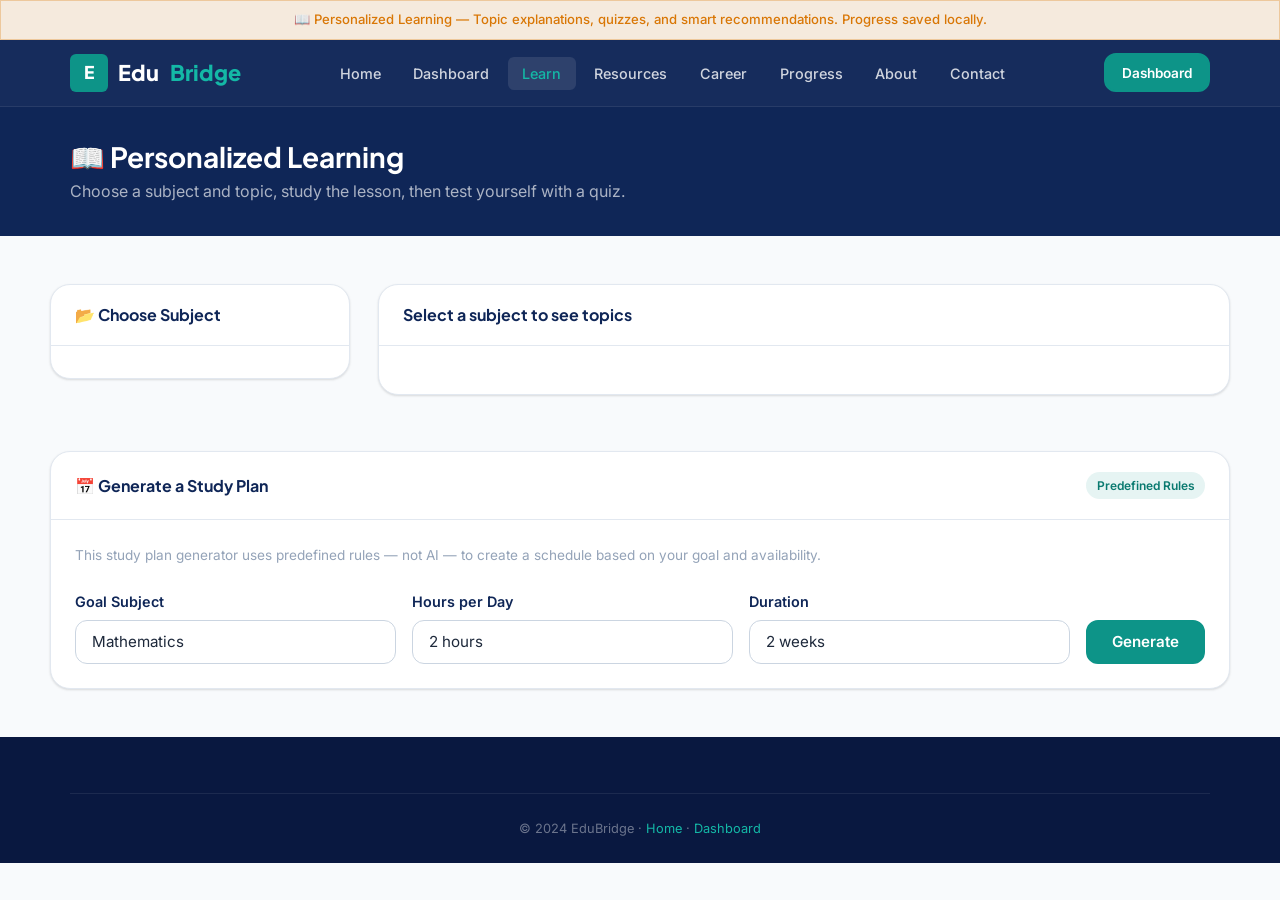
<file: learning.html>
<!DOCTYPE html>
<html lang="en">
<head>
  <meta charset="UTF-8"/>
  <meta name="viewport" content="width=device-width, initial-scale=1.0"/>
  <title>Personalized Learning — EduBridge</title>
  <link rel="preconnect" href="https://fonts.googleapis.com">
  <link href="https://fonts.googleapis.com/css2?family=Inter:wght@400;500;600&family=Plus+Jakarta+Sans:wght@600;700;800&display=swap" rel="stylesheet">
  <link rel="stylesheet" href="css/styles.css">
</head>
<body>
<div class="demo-banner">📖 Personalized Learning — Topic explanations, quizzes, and smart recommendations. Progress saved locally.</div>

<nav class="navbar">
  <div class="container">
    <a href="index.html" class="navbar-brand"><div class="brand-icon">E</div>Edu<span>Bridge</span></a>
    <ul class="nav-links">
      <li><a href="index.html">Home</a></li><li><a href="dashboard.html">Dashboard</a></li>
      <li><a href="learning.html">Learn</a></li><li><a href="resources.html">Resources</a></li>
      <li><a href="career.html">Career</a></li><li><a href="progress.html">Progress</a></li>
      <li><a href="about.html">About</a></li><li><a href="contact.html">Contact</a></li>
    </ul>
    <div class="nav-cta"><a href="dashboard.html" class="btn btn-primary btn-sm">Dashboard</a></div>
    <button class="hamburger" id="hamburger" aria-label="Open menu"><span></span><span></span><span></span></button>
  </div>
</nav>
<nav class="mobile-nav" id="mobileNav">
  <button id="mobileNavClose" style="position:absolute;top:1rem;right:1rem;background:none;border:none;color:white;font-size:1.5rem;cursor:pointer;">✕</button>
  <a href="index.html">🏠 Home</a><a href="dashboard.html">📊 Dashboard</a><a href="learning.html">📖 Learn</a>
  <a href="resources.html">📚 Resources</a><a href="career.html">🎯 Career</a><a href="progress.html">🏆 Progress</a>
  <a href="about.html">ℹ️ About</a><a href="contact.html">✉️ Contact</a>
</nav>

<div class="page-header">
  <div class="container">
    <h1>📖 Personalized Learning</h1>
    <p>Choose a subject and topic, study the lesson, then test yourself with a quiz.</p>
  </div>
</div>

<div class="container section-sm">
  <div style="display:grid;grid-template-columns:300px 1fr;gap:1.75rem;align-items:start">

    <!-- Subject Selector -->
    <div class="card">
      <div class="card-header"><h3 style="font-size:1rem;margin:0">📂 Choose Subject</h3></div>
      <div class="card-body" style="padding:1rem">
        <div id="subjectList" style="display:flex;flex-direction:column;gap:.4rem"></div>
      </div>
    </div>

    <!-- Main Content -->
    <div>
      <!-- Topic List -->
      <div id="topicSection">
        <div class="card mb-3">
          <div class="card-header flex-between">
            <h3 id="topicHeading" style="font-size:1rem;margin:0">Select a subject to see topics</h3>
            <span id="topicProgress" class="tag tag-teal" style="display:none"></span>
          </div>
          <div class="card-body" id="topicList" style="display:grid;grid-template-columns:repeat(auto-fill,minmax(200px,1fr));gap:.75rem"></div>
        </div>
      </div>

      <!-- Lesson Content -->
      <div id="lessonSection" class="hidden">
        <div class="card mb-3">
          <div class="card-header flex-between">
            <div>
              <button onclick="backToTopics()" class="btn btn-secondary btn-sm" style="margin-bottom:.5rem">← Back</button>
              <h3 id="lessonTitle" style="font-size:1.1rem;margin:0"></h3>
            </div>
            <span id="lessonTag" class="tag"></span>
          </div>
          <div class="card-body" id="lessonContent"></div>
          <div class="card-footer">
            <button id="startQuizBtn" class="btn btn-primary" onclick="startQuiz()">✏️ Take Quiz →</button>
          </div>
        </div>
      </div>

      <!-- Quiz Section -->
      <div id="quizSection" class="hidden">
        <div class="card">
          <div class="card-header flex-between">
            <div>
              <button onclick="backToLesson()" class="btn btn-secondary btn-sm" style="margin-bottom:.5rem">← Back to Lesson</button>
              <h3 id="quizTitle" style="font-size:1.1rem;margin:0"></h3>
            </div>
            <span id="quizCounter" class="tag tag-navy"></span>
          </div>
          <div class="card-body">
            <div class="quiz-progress-bar"><div class="quiz-progress-fill" id="quizProgressFill" style="width:0%"></div></div>
            <div id="quizContainer" class="quiz-container"></div>
          </div>
        </div>
      </div>

    </div>
  </div>

  <!-- Study Plan Generator -->
  <div class="card mt-4" id="studyPlanSection">
    <div class="card-header flex-between">
      <h3 style="font-size:1rem;margin:0">📅 Generate a Study Plan</h3>
      <span class="tag tag-teal">Predefined Rules</span>
    </div>
    <div class="card-body">
      <p class="small text-muted mb-3">This study plan generator uses predefined rules — not AI — to create a schedule based on your goal and availability.</p>
      <div style="display:grid;grid-template-columns:1fr 1fr 1fr auto;gap:1rem;align-items:end">
        <div class="form-group" style="margin:0">
          <label class="form-label">Goal Subject</label>
          <select class="form-control" id="planSubject">
            <option value="math">Mathematics</option>
            <option value="python">Python Programming</option>
            <option value="science">Basic Science</option>
            <option value="english">English</option>
          </select>
        </div>
        <div class="form-group" style="margin:0">
          <label class="form-label">Hours per Day</label>
          <select class="form-control" id="planHours">
            <option value="1">1 hour</option>
            <option value="2" selected>2 hours</option>
            <option value="3">3 hours</option>
          </select>
        </div>
        <div class="form-group" style="margin:0">
          <label class="form-label">Duration</label>
          <select class="form-control" id="planWeeks">
            <option value="1">1 week</option>
            <option value="2" selected>2 weeks</option>
            <option value="4">4 weeks</option>
          </select>
        </div>
        <button class="btn btn-primary" onclick="generateStudyPlan()">Generate</button>
      </div>
      <div id="planOutput" class="hidden mt-3"></div>
    </div>
  </div>
</div>

<footer class="footer">
  <div class="container">
    <div class="footer-bottom" style="justify-content:center">
      <span>© 2024 EduBridge · <a href="index.html" style="color:var(--teal-light)">Home</a> · <a href="dashboard.html" style="color:var(--teal-light)">Dashboard</a></span>
    </div>
  </div>
</footer>

<script src="js/app.js"></script>
<script src="js/learning.js"></script>
</body>
</html>
</file>
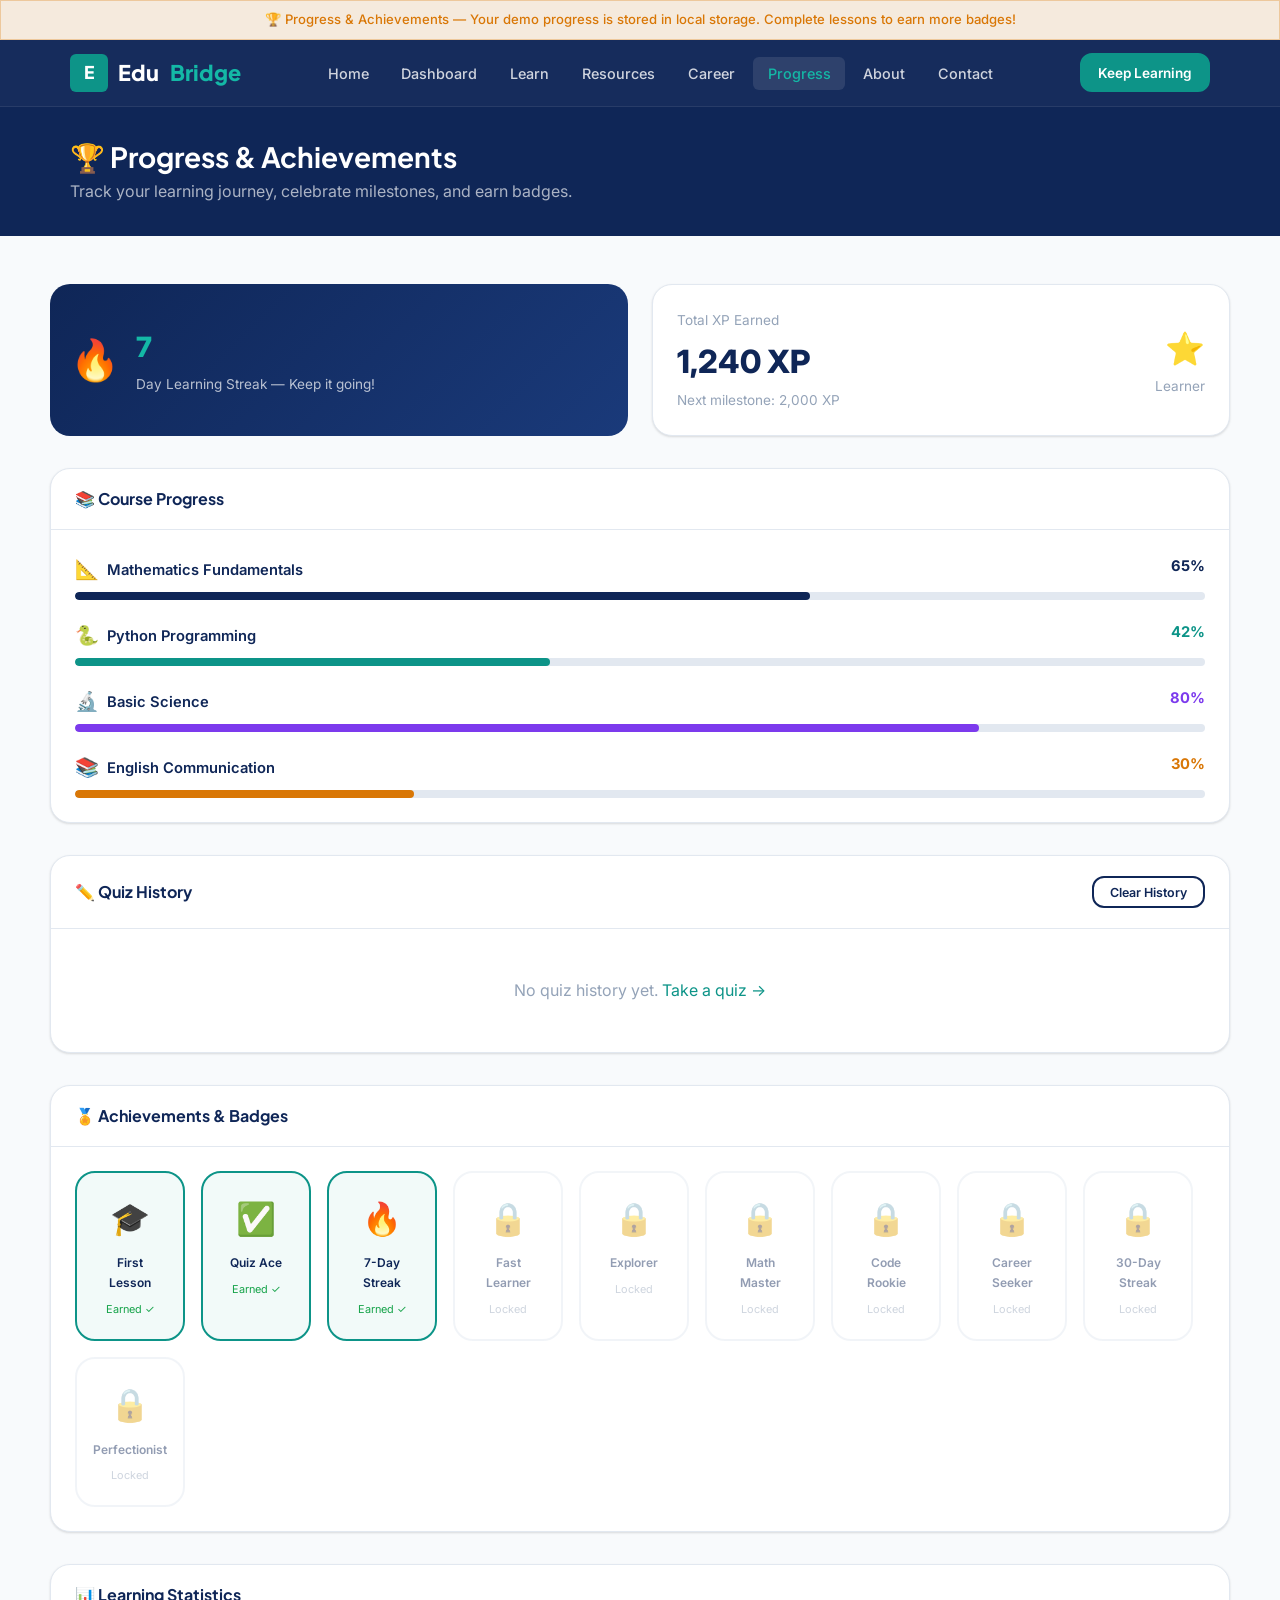
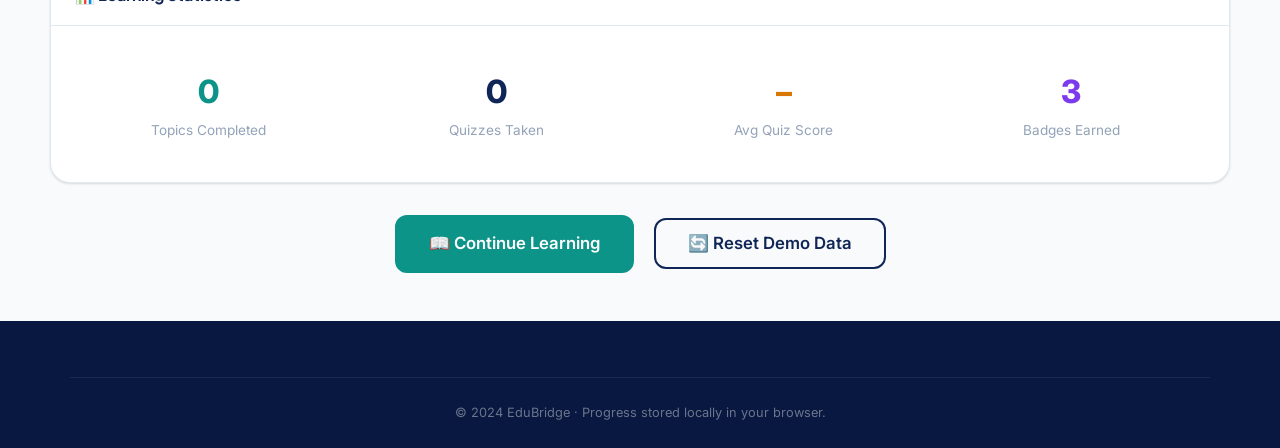
<file: progress.html>
<!DOCTYPE html>
<html lang="en">
<head>
  <meta charset="UTF-8"/>
  <meta name="viewport" content="width=device-width, initial-scale=1.0"/>
  <title>Progress & Achievements — EduBridge</title>
  <link rel="preconnect" href="https://fonts.googleapis.com">
  <link href="https://fonts.googleapis.com/css2?family=Inter:wght@400;500;600&family=Plus+Jakarta+Sans:wght@600;700;800&display=swap" rel="stylesheet">
  <link rel="stylesheet" href="css/styles.css">
</head>
<body>
<div class="demo-banner">🏆 Progress & Achievements — Your demo progress is stored in local storage. Complete lessons to earn more badges!</div>

<nav class="navbar">
  <div class="container">
    <a href="index.html" class="navbar-brand"><div class="brand-icon">E</div>Edu<span>Bridge</span></a>
    <ul class="nav-links">
      <li><a href="index.html">Home</a></li><li><a href="dashboard.html">Dashboard</a></li>
      <li><a href="learning.html">Learn</a></li><li><a href="resources.html">Resources</a></li>
      <li><a href="career.html">Career</a></li><li><a href="progress.html">Progress</a></li>
      <li><a href="about.html">About</a></li><li><a href="contact.html">Contact</a></li>
    </ul>
    <div class="nav-cta"><a href="learning.html" class="btn btn-primary btn-sm">Keep Learning</a></div>
    <button class="hamburger" id="hamburger" aria-label="Open menu"><span></span><span></span><span></span></button>
  </div>
</nav>
<nav class="mobile-nav" id="mobileNav">
  <button id="mobileNavClose" style="position:absolute;top:1rem;right:1rem;background:none;border:none;color:white;font-size:1.5rem;cursor:pointer;">✕</button>
  <a href="index.html">🏠 Home</a><a href="dashboard.html">📊 Dashboard</a><a href="learning.html">📖 Learn</a>
  <a href="resources.html">📚 Resources</a><a href="career.html">🎯 Career</a><a href="progress.html">🏆 Progress</a>
  <a href="about.html">ℹ️ About</a><a href="contact.html">✉️ Contact</a>
</nav>

<div class="page-header">
  <div class="container">
    <h1>🏆 Progress & Achievements</h1>
    <p>Track your learning journey, celebrate milestones, and earn badges.</p>
  </div>
</div>

<div class="container section-sm">

  <!-- Streak + XP -->
  <div class="grid-2 mb-4" id="topRow">
    <div class="streak-display">
      <div class="streak-flame">🔥</div>
      <div class="streak-info">
        <strong id="streakCount">7</strong>
        <span>Day Learning Streak — Keep it going!</span>
      </div>
    </div>
    <div class="card card-body flex-between">
      <div>
        <div style="font-size:.85rem;color:var(--gray-400);margin-bottom:.25rem">Total XP Earned</div>
        <div style="font-size:2rem;font-weight:800;color:var(--warning)" id="xpDisplay">1,240 XP</div>
        <div class="small text-muted">Next milestone: 2,000 XP</div>
      </div>
      <div style="text-align:right">
        <div style="font-size:2rem">⭐</div>
        <div class="small text-muted" id="xpLevel">Explorer</div>
      </div>
    </div>
  </div>

  <!-- Course Progress -->
  <div class="card mb-4">
    <div class="card-header"><h3 style="font-size:1rem;margin:0">📚 Course Progress</h3></div>
    <div class="card-body" id="courseProgress" style="display:flex;flex-direction:column;gap:1.25rem"></div>
  </div>

  <!-- Quiz History -->
  <div class="card mb-4">
    <div class="card-header flex-between">
      <h3 style="font-size:1rem;margin:0">✏️ Quiz History</h3>
      <button onclick="clearQuizHistory()" class="btn btn-secondary btn-sm" style="font-size:.78rem">Clear History</button>
    </div>
    <div class="card-body" id="quizHistory"></div>
  </div>

  <!-- Badges -->
  <div class="card mb-4">
    <div class="card-header"><h3 style="font-size:1rem;margin:0">🏅 Achievements & Badges</h3></div>
    <div class="card-body">
      <div class="badge-grid" id="badgesContainer"></div>
    </div>
  </div>

  <!-- Overall Stats -->
  <div class="card">
    <div class="card-header"><h3 style="font-size:1rem;margin:0">📊 Learning Statistics</h3></div>
    <div class="card-body" id="statsGrid">
      <div class="grid-4">
        <div class="text-center" style="padding:1rem">
          <div style="font-size:2rem;font-weight:800;color:var(--teal)" id="statTopics">0</div>
          <div class="small text-muted">Topics Completed</div>
        </div>
        <div class="text-center" style="padding:1rem">
          <div style="font-size:2rem;font-weight:800;color:var(--navy)" id="statQuizzes">0</div>
          <div class="small text-muted">Quizzes Taken</div>
        </div>
        <div class="text-center" style="padding:1rem">
          <div style="font-size:2rem;font-weight:800;color:var(--warning)" id="statAvg">–</div>
          <div class="small text-muted">Avg Quiz Score</div>
        </div>
        <div class="text-center" style="padding:1rem">
          <div style="font-size:2rem;font-weight:800;color:#7c3aed" id="statBadges">0</div>
          <div class="small text-muted">Badges Earned</div>
        </div>
      </div>
    </div>
  </div>

  <div class="text-center mt-4">
    <a href="learning.html" class="btn btn-primary btn-lg">📖 Continue Learning</a>
    <button onclick="resetProgress()" class="btn btn-secondary btn-lg" style="margin-left:1rem">🔄 Reset Demo Data</button>
  </div>

</div>

<footer class="footer">
  <div class="container">
    <div class="footer-bottom" style="justify-content:center">
      <span>© 2024 EduBridge · Progress stored locally in your browser.</span>
    </div>
  </div>
</footer>

<script src="js/app.js"></script>
<script src="js/progress.js"></script>
</body>
</html>
</file>
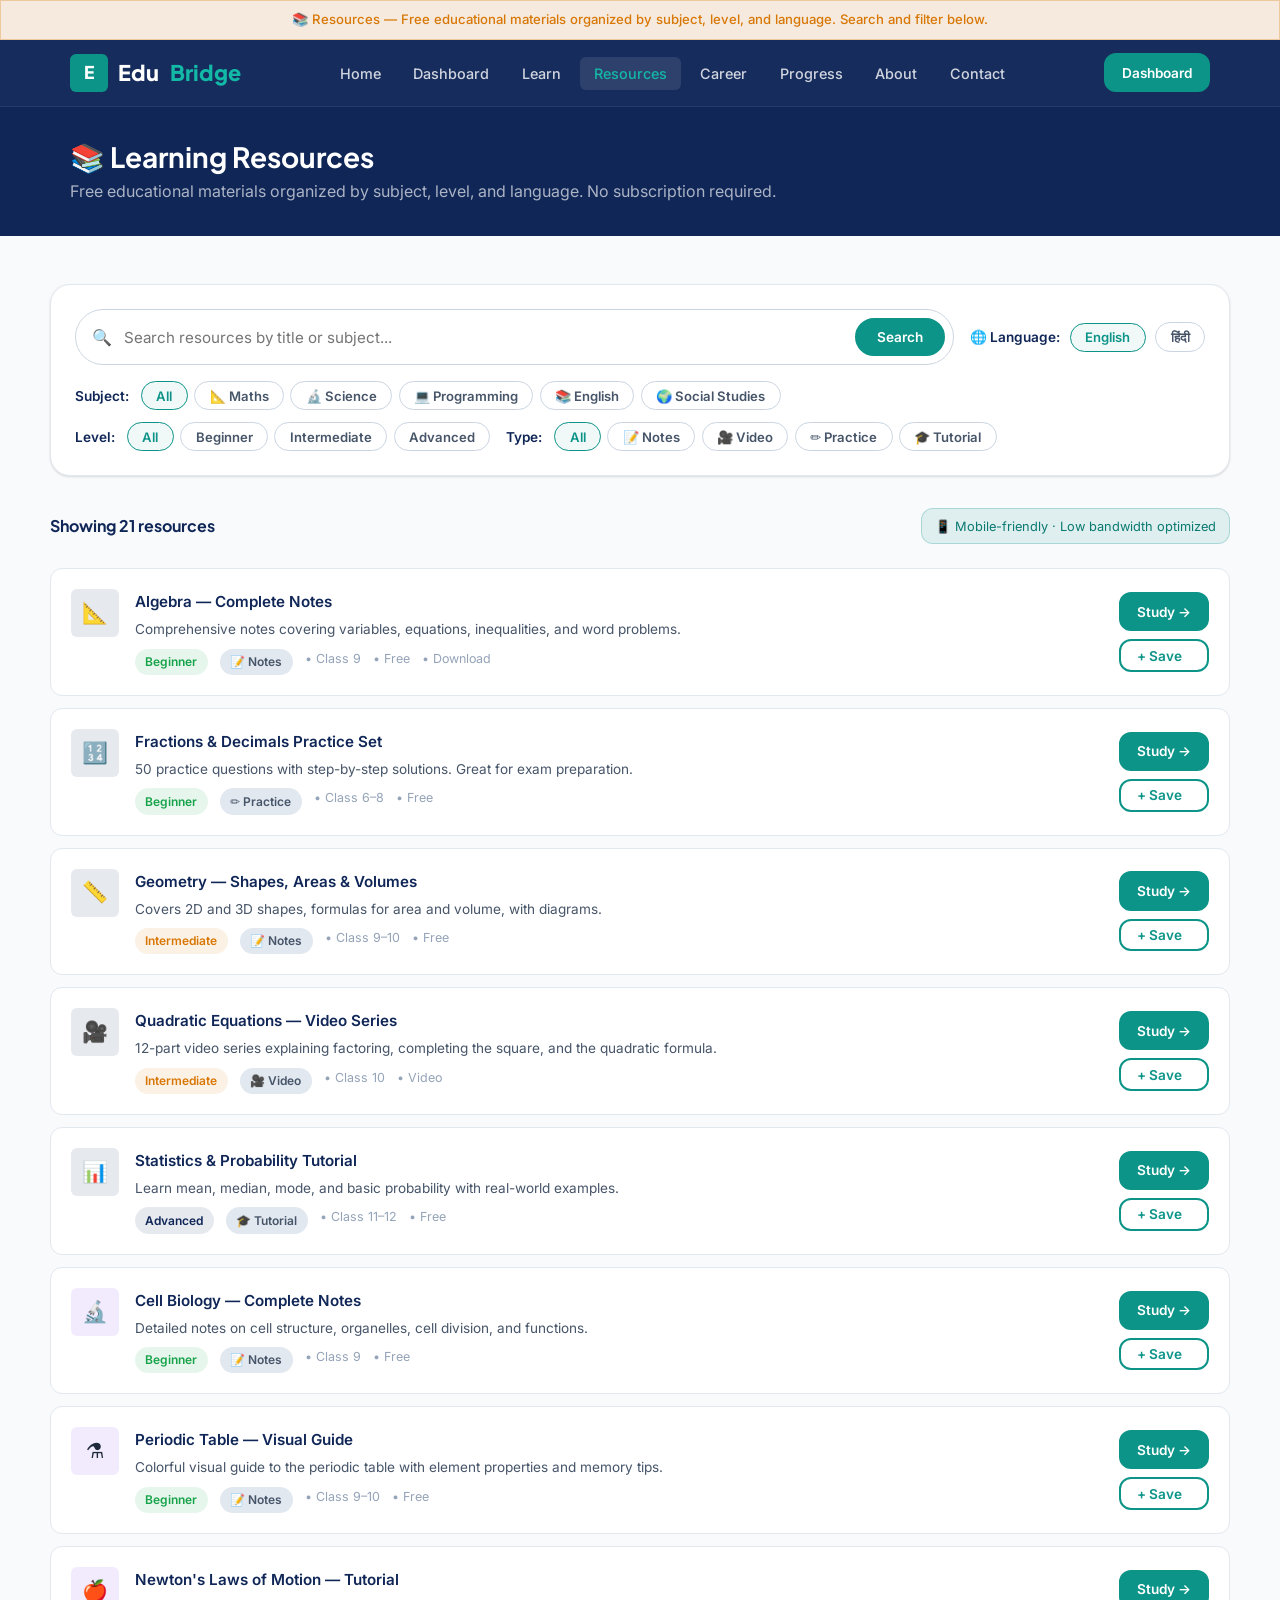
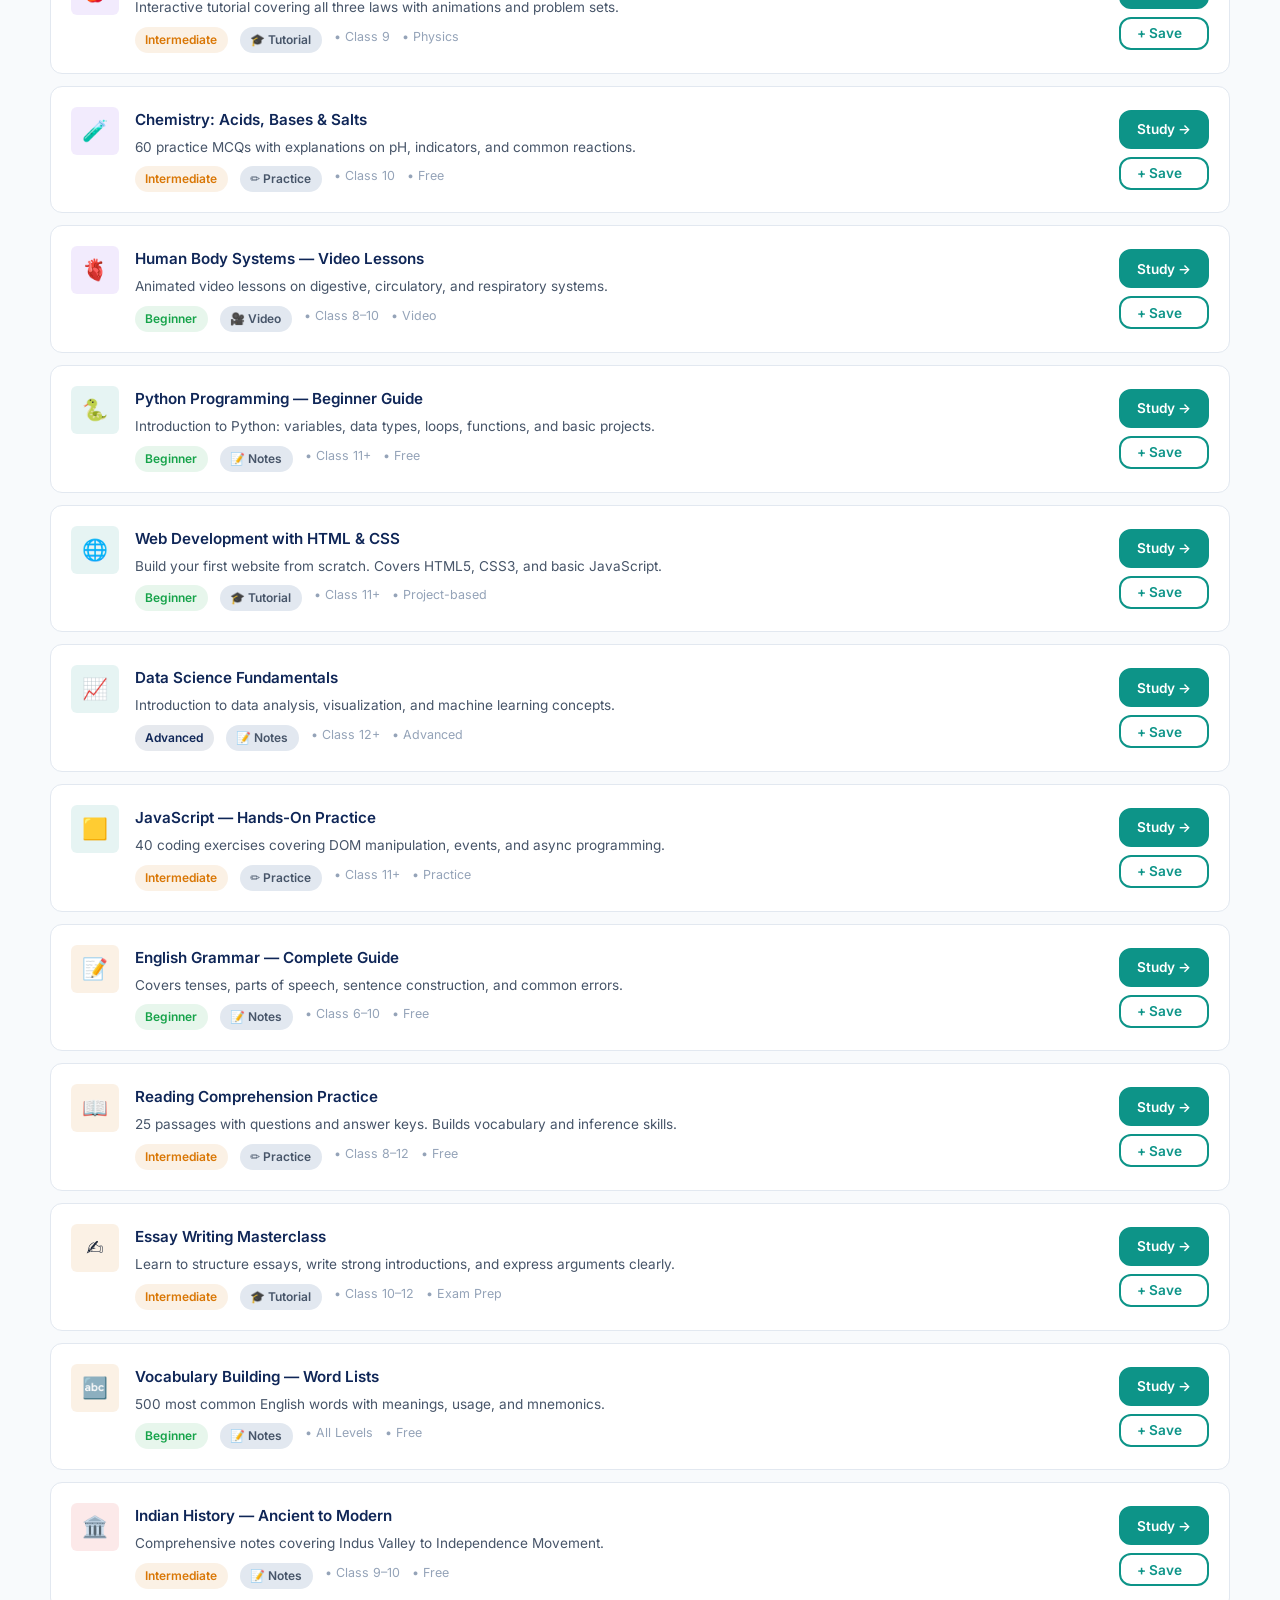
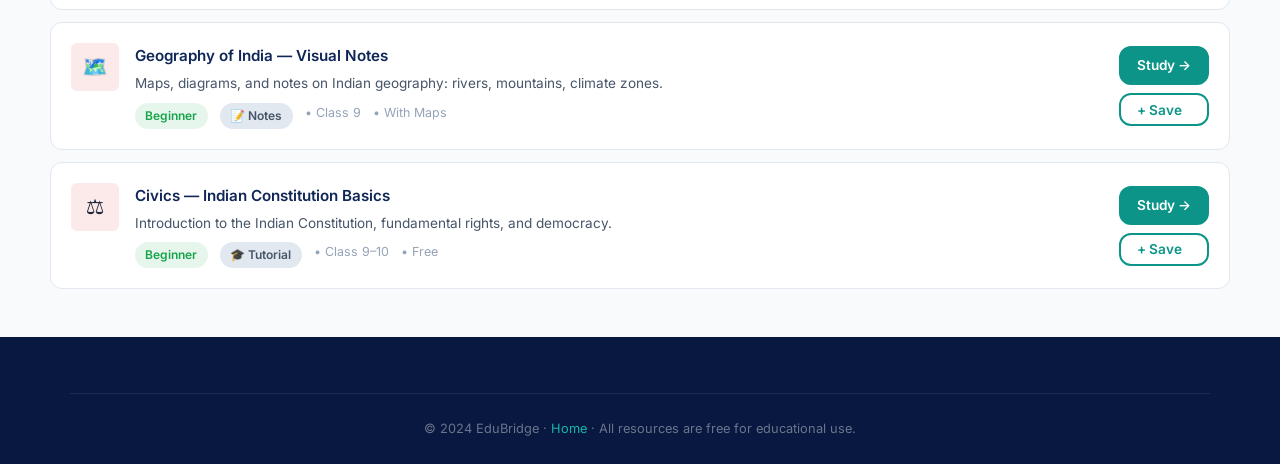
<file: resources.html>
<!DOCTYPE html>
<html lang="en">
<head>
  <meta charset="UTF-8"/>
  <meta name="viewport" content="width=device-width, initial-scale=1.0"/>
  <title>Learning Resources — EduBridge</title>
  <link rel="preconnect" href="https://fonts.googleapis.com">
  <link href="https://fonts.googleapis.com/css2?family=Inter:wght@400;500;600&family=Plus+Jakarta+Sans:wght@600;700;800&display=swap" rel="stylesheet">
  <link rel="stylesheet" href="css/styles.css">
</head>
<body>
<div class="demo-banner">📚 Resources — Free educational materials organized by subject, level, and language. Search and filter below.</div>

<nav class="navbar">
  <div class="container">
    <a href="index.html" class="navbar-brand"><div class="brand-icon">E</div>Edu<span>Bridge</span></a>
    <ul class="nav-links">
      <li><a href="index.html">Home</a></li><li><a href="dashboard.html">Dashboard</a></li>
      <li><a href="learning.html">Learn</a></li><li><a href="resources.html">Resources</a></li>
      <li><a href="career.html">Career</a></li><li><a href="progress.html">Progress</a></li>
      <li><a href="about.html">About</a></li><li><a href="contact.html">Contact</a></li>
    </ul>
    <div class="nav-cta"><a href="dashboard.html" class="btn btn-primary btn-sm">Dashboard</a></div>
    <button class="hamburger" id="hamburger" aria-label="Open menu"><span></span><span></span><span></span></button>
  </div>
</nav>
<nav class="mobile-nav" id="mobileNav">
  <button id="mobileNavClose" style="position:absolute;top:1rem;right:1rem;background:none;border:none;color:white;font-size:1.5rem;cursor:pointer;">✕</button>
  <a href="index.html">🏠 Home</a><a href="dashboard.html">📊 Dashboard</a><a href="learning.html">📖 Learn</a>
  <a href="resources.html">📚 Resources</a><a href="career.html">🎯 Career</a><a href="progress.html">🏆 Progress</a>
  <a href="about.html">ℹ️ About</a><a href="contact.html">✉️ Contact</a>
</nav>

<div class="page-header">
  <div class="container">
    <h1>📚 Learning Resources</h1>
    <p>Free educational materials organized by subject, level, and language. No subscription required.</p>
  </div>
</div>

<div class="container section-sm">
  <!-- Search + Language Toggle -->
  <div class="card mb-4">
    <div class="card-body">
      <div style="display:flex;gap:1rem;flex-wrap:wrap;align-items:center;margin-bottom:1rem">
        <div class="search-bar" style="flex:1;min-width:250px">
          <span>🔍</span>
          <input type="text" id="searchInput" placeholder="Search resources by title or subject..." aria-label="Search resources">
          <button class="btn btn-primary btn-sm" onclick="applyFilters()">Search</button>
        </div>
        <div style="display:flex;align-items:center;gap:.6rem">
          <span class="small font-semibold" style="color:var(--navy)">🌐 Language:</span>
          <button id="langEn" class="chip active" onclick="setLanguage('en')">English</button>
          <button id="langHi" class="chip" onclick="setLanguage('hi')">हिंदी</button>
        </div>
      </div>
      <!-- Filters -->
      <div style="display:flex;gap:1rem;flex-wrap:wrap;align-items:center">
        <div>
          <span class="small font-semibold" style="color:var(--navy)">Subject:</span>
          <div class="filter-chips" id="subjectFilter" style="display:inline-flex;gap:.4rem;margin-left:.5rem">
            <button class="chip active" data-subject="all" onclick="filterBySubject('all')">All</button>
            <button class="chip" data-subject="math" onclick="filterBySubject('math')">📐 Maths</button>
            <button class="chip" data-subject="science" onclick="filterBySubject('science')">🔬 Science</button>
            <button class="chip" data-subject="programming" onclick="filterBySubject('programming')">💻 Programming</button>
            <button class="chip" data-subject="english" onclick="filterBySubject('english')">📚 English</button>
            <button class="chip" data-subject="social" onclick="filterBySubject('social')">🌍 Social Studies</button>
          </div>
        </div>
      </div>
      <div style="display:flex;gap:1rem;flex-wrap:wrap;align-items:center;margin-top:.75rem">
        <div>
          <span class="small font-semibold" style="color:var(--navy)">Level:</span>
          <div class="filter-chips" id="levelFilter" style="display:inline-flex;gap:.4rem;margin-left:.5rem">
            <button class="chip active" data-level="all" onclick="filterByLevel('all')">All</button>
            <button class="chip" data-level="beginner" onclick="filterByLevel('beginner')">Beginner</button>
            <button class="chip" data-level="intermediate" onclick="filterByLevel('intermediate')">Intermediate</button>
            <button class="chip" data-level="advanced" onclick="filterByLevel('advanced')">Advanced</button>
          </div>
        </div>
        <div>
          <span class="small font-semibold" style="color:var(--navy)">Type:</span>
          <div class="filter-chips" id="typeFilter" style="display:inline-flex;gap:.4rem;margin-left:.5rem">
            <button class="chip active" data-type="all" onclick="filterByType('all')">All</button>
            <button class="chip" data-type="notes" onclick="filterByType('notes')">📝 Notes</button>
            <button class="chip" data-type="video" onclick="filterByType('video')">🎥 Video</button>
            <button class="chip" data-type="practice" onclick="filterByType('practice')">✏️ Practice</button>
            <button class="chip" data-type="tutorial" onclick="filterByType('tutorial')">🎓 Tutorial</button>
          </div>
        </div>
      </div>
    </div>
  </div>

  <!-- Results Count -->
  <div class="flex-between mb-3">
    <h3 style="font-size:1rem;color:var(--navy)" id="resultsCount">Loading resources...</h3>
    <div class="alert alert-info" style="padding:.4rem .8rem;font-size:.8rem;margin:0">📱 Mobile-friendly · Low bandwidth optimized</div>
  </div>

  <!-- Resources Grid -->
  <div id="resourcesGrid" style="display:flex;flex-direction:column;gap:.75rem"></div>

  <!-- No results -->
  <div id="noResults" class="hidden text-center" style="padding:3rem">
    <div style="font-size:3rem;margin-bottom:1rem">🔍</div>
    <h3>No resources found</h3>
    <p>Try different keywords or remove some filters.</p>
    <button onclick="resetFilters()" class="btn btn-outline-teal mt-3">Clear Filters</button>
  </div>
</div>

<footer class="footer">
  <div class="container">
    <div class="footer-bottom" style="justify-content:center">
      <span>© 2024 EduBridge · <a href="index.html" style="color:var(--teal-light)">Home</a> · All resources are free for educational use.</span>
    </div>
  </div>
</footer>

<script src="js/app.js"></script>
<script src="js/resources.js"></script>
</body>
</html>
</file>
<file: css/styles.css>
/* ===================================================
   EduBridge — Main Stylesheet
   Palette: Navy #0f2657 | Teal #0d9488 | White #ffffff
   =================================================== */

/* ---------- Reset & Base ---------- */
*, *::before, *::after { box-sizing: border-box; margin: 0; padding: 0; }

:root {
  --navy:        #0f2657;
  --navy-light:  #1a3a7a;
  --navy-dark:   #091840;
  --teal:        #0d9488;
  --teal-light:  #14b8a6;
  --teal-dark:   #0a7a70;
  --white:       #ffffff;
  --off-white:   #f8fafc;
  --gray-50:     #f1f5f9;
  --gray-100:    #e2e8f0;
  --gray-200:    #cbd5e1;
  --gray-400:    #94a3b8;
  --gray-600:    #475569;
  --gray-800:    #1e293b;
  --success:     #16a34a;
  --warning:     #d97706;
  --danger:      #dc2626;
  --radius-sm:   6px;
  --radius-md:   12px;
  --radius-lg:   20px;
  --radius-xl:   32px;
  --shadow-sm:   0 1px 3px rgba(0,0,0,.08), 0 1px 2px rgba(0,0,0,.06);
  --shadow-md:   0 4px 16px rgba(0,0,0,.10);
  --shadow-lg:   0 8px 32px rgba(0,0,0,.14);
  --transition:  .25s cubic-bezier(.4,0,.2,1);
  --font-main:   'Inter', 'Segoe UI', system-ui, sans-serif;
  --font-display:'Plus Jakarta Sans', 'Inter', sans-serif;
}

html { scroll-behavior: smooth; font-size: 16px; }

body {
  font-family: var(--font-main);
  background: var(--off-white);
  color: var(--gray-800);
  line-height: 1.65;
  min-height: 100vh;
}

a { color: var(--teal); text-decoration: none; transition: color var(--transition); }
a:hover { color: var(--teal-dark); }
a:focus-visible { outline: 2px solid var(--teal); outline-offset: 3px; border-radius: 3px; }

img { max-width: 100%; display: block; }
button { cursor: pointer; font-family: inherit; }
input, textarea, select { font-family: inherit; }

/* ---------- Typography ---------- */
h1,h2,h3,h4,h5,h6 {
  font-family: var(--font-display);
  color: var(--navy);
  line-height: 1.25;
  font-weight: 700;
}
h1 { font-size: clamp(2rem, 5vw, 3.25rem); }
h2 { font-size: clamp(1.5rem, 3.5vw, 2.25rem); }
h3 { font-size: clamp(1.15rem, 2.5vw, 1.5rem); }
p  { color: var(--gray-600); }

/* ---------- Layout Helpers ---------- */
.container { max-width: 1180px; margin: 0 auto; padding: 0 1.25rem; }
.section    { padding: 5rem 0; }
.section-sm { padding: 3rem 0; }
.text-center { text-align: center; }
.text-teal  { color: var(--teal); }
.text-navy  { color: var(--navy); }
.text-muted { color: var(--gray-400); }

.grid-2 { display: grid; grid-template-columns: repeat(auto-fit, minmax(280px, 1fr)); gap: 1.5rem; }
.grid-3 { display: grid; grid-template-columns: repeat(auto-fit, minmax(240px, 1fr)); gap: 1.5rem; }
.grid-4 { display: grid; grid-template-columns: repeat(auto-fit, minmax(200px, 1fr)); gap: 1.25rem; }
.flex-center { display: flex; align-items: center; justify-content: center; }
.flex-between { display: flex; align-items: center; justify-content: space-between; }
.gap-1 { gap: .5rem; } .gap-2 { gap: 1rem; } .gap-3 { gap: 1.5rem; }
.mt-1{margin-top:.5rem} .mt-2{margin-top:1rem} .mt-3{margin-top:1.5rem} .mt-4{margin-top:2rem}
.mb-1{margin-bottom:.5rem} .mb-2{margin-bottom:1rem} .mb-3{margin-bottom:1.5rem} .mb-4{margin-bottom:2rem}
.hidden { display: none !important; }

/* ---------- Buttons ---------- */
.btn {
  display: inline-flex; align-items: center; gap: .5rem;
  padding: .65rem 1.5rem; border-radius: var(--radius-md);
  font-weight: 600; font-size: .95rem; border: 2px solid transparent;
  transition: all var(--transition); white-space: nowrap;
  text-decoration: none;
}
.btn:focus-visible { outline: 2px solid var(--teal); outline-offset: 3px; }

.btn-primary {
  background: var(--teal); color: var(--white); border-color: var(--teal);
}
.btn-primary:hover { background: var(--teal-dark); border-color: var(--teal-dark); color: var(--white); transform: translateY(-1px); box-shadow: var(--shadow-md); }

.btn-secondary {
  background: transparent; color: var(--navy); border-color: var(--navy);
}
.btn-secondary:hover { background: var(--navy); color: var(--white); transform: translateY(-1px); }

.btn-white {
  background: var(--white); color: var(--navy); border-color: var(--white);
}
.btn-white:hover { background: var(--gray-100); color: var(--navy-dark); }

.btn-outline-teal {
  background: transparent; color: var(--teal); border-color: var(--teal);
}
.btn-outline-teal:hover { background: var(--teal); color: var(--white); }

.btn-sm { padding: .4rem 1rem; font-size: .85rem; }
.btn-lg { padding: .85rem 2rem; font-size: 1.05rem; }
.btn-block { width: 100%; justify-content: center; }

/* ---------- Navigation ---------- */
.navbar {
  position: sticky; top: 0; z-index: 1000;
  background: rgba(15,38,87,.97);
  backdrop-filter: blur(10px);
  border-bottom: 1px solid rgba(255,255,255,.08);
  padding: .85rem 0;
}
.navbar .container { display: flex; align-items: center; justify-content: space-between; }

.navbar-brand {
  display: flex; align-items: center; gap: .65rem;
  font-family: var(--font-display); font-weight: 800; font-size: 1.35rem;
  color: var(--white); text-decoration: none;
}
.navbar-brand .brand-icon {
  width: 38px; height: 38px; background: var(--teal);
  border-radius: var(--radius-sm); display: flex; align-items: center; justify-content: center;
  font-size: 1.1rem; font-weight: 900; color: var(--white);
}
.navbar-brand span { color: var(--teal-light); }

.nav-links { display: flex; align-items: center; gap: .25rem; list-style: none; }
.nav-links a {
  color: rgba(255,255,255,.80); padding: .5rem .9rem; border-radius: var(--radius-sm);
  font-size: .9rem; font-weight: 500; transition: all var(--transition);
}
.nav-links a:hover, .nav-links a.active {
  color: var(--white); background: rgba(255,255,255,.1);
}
.nav-links a.active { color: var(--teal-light); }

.nav-cta { display: flex; align-items: center; gap: .75rem; }
.hamburger {
  display: none; flex-direction: column; gap: 5px; background: none; border: none; padding: .35rem; cursor: pointer;
}
.hamburger span { width: 24px; height: 2px; background: var(--white); border-radius: 2px; transition: all var(--transition); }

/* ---------- Cards ---------- */
.card {
  background: var(--white); border-radius: var(--radius-lg);
  box-shadow: var(--shadow-sm); border: 1px solid var(--gray-100);
  transition: box-shadow var(--transition), transform var(--transition);
  overflow: hidden;
}
.card:hover { box-shadow: var(--shadow-md); transform: translateY(-2px); }
.card-body { padding: 1.5rem; }
.card-header { padding: 1.25rem 1.5rem; border-bottom: 1px solid var(--gray-100); }
.card-footer { padding: 1rem 1.5rem; border-top: 1px solid var(--gray-100); background: var(--gray-50); }

/* ---------- Hero ---------- */
.hero {
  background: linear-gradient(135deg, var(--navy-dark) 0%, var(--navy) 50%, var(--navy-light) 100%);
  padding: 5.5rem 0 4rem; position: relative; overflow: hidden;
}
.hero::before {
  content: ''; position: absolute; inset: 0;
  background: url("data:image/svg+xml,%3Csvg width='60' height='60' viewBox='0 0 60 60' xmlns='http://www.w3.org/2000/svg'%3E%3Cg fill='none' fill-rule='evenodd'%3E%3Cg fill='%23ffffff' fill-opacity='0.03'%3E%3Cpath d='M36 34v-4h-2v4h-4v2h4v4h2v-4h4v-2h-4zm0-30V0h-2v4h-4v2h4v4h2V6h4V4h-4zM6 34v-4H4v4H0v2h4v4h2v-4h4v-2H6zM6 4V0H4v4H0v2h4v4h2V6h4V4H6z'/%3E%3C/g%3E%3C/g%3E%3C/svg%3E");
}
.hero-inner { display: grid; grid-template-columns: 1fr 1fr; gap: 3rem; align-items: center; position: relative; z-index: 1; }
.hero-badge {
  display: inline-flex; align-items: center; gap: .5rem;
  background: rgba(13,148,136,.2); border: 1px solid rgba(13,148,136,.4);
  color: var(--teal-light); padding: .35rem .9rem; border-radius: 99px;
  font-size: .8rem; font-weight: 600; margin-bottom: 1.25rem;
}
.hero h1 { color: var(--white); margin-bottom: 1.25rem; }
.hero h1 em { font-style: normal; color: var(--teal-light); }
.hero-sub { color: rgba(255,255,255,.75); font-size: 1.1rem; margin-bottom: 2rem; max-width: 500px; }
.hero-actions { display: flex; gap: 1rem; flex-wrap: wrap; }
.hero-stats { display: flex; gap: 2rem; margin-top: 2.5rem; padding-top: 2rem; border-top: 1px solid rgba(255,255,255,.1); }
.hero-stat strong { display: block; color: var(--white); font-size: 1.6rem; font-weight: 800; }
.hero-stat span { color: rgba(255,255,255,.6); font-size: .8rem; }

.hero-visual { display: flex; justify-content: center; align-items: center; }
.hero-card-stack { position: relative; width: 340px; height: 360px; }
.hero-float-card {
  position: absolute; background: rgba(255,255,255,.08);
  backdrop-filter: blur(12px); border: 1px solid rgba(255,255,255,.15);
  border-radius: var(--radius-lg); padding: 1.25rem; color: var(--white);
  animation: float 6s ease-in-out infinite;
}
.hero-float-card:nth-child(1) { top: 0; left: 0; right: 40px; animation-delay: 0s; }
.hero-float-card:nth-child(2) { top: 120px; right: 0; left: 40px; animation-delay: 2s; }
.hero-float-card:nth-child(3) { bottom: 0; left: 20px; right: 20px; animation-delay: 4s; }
.hfc-label { font-size: .75rem; opacity: .7; margin-bottom: .4rem; }
.hfc-title { font-weight: 700; font-size: 1rem; margin-bottom: .75rem; }
.hfc-progress-bar { background: rgba(255,255,255,.2); border-radius: 99px; height: 6px; }
.hfc-progress-fill { background: var(--teal-light); border-radius: 99px; height: 6px; transition: width 1s ease; }

/* ---------- Section Headers ---------- */
.section-header { text-align: center; max-width: 640px; margin: 0 auto 3rem; }
.section-header .badge-label {
  display: inline-block; background: rgba(13,148,136,.1); color: var(--teal-dark);
  font-size: .78rem; font-weight: 700; padding: .3rem .85rem;
  border-radius: 99px; margin-bottom: .75rem; letter-spacing: .05em; text-transform: uppercase;
}
.section-header h2 { margin-bottom: .75rem; }
.section-header p { color: var(--gray-600); }

/* ---------- Feature Cards ---------- */
.feature-card {
  background: var(--white); border-radius: var(--radius-lg); padding: 2rem;
  border: 1px solid var(--gray-100); transition: all var(--transition);
}
.feature-card:hover { border-color: var(--teal); box-shadow: 0 0 0 3px rgba(13,148,136,.08), var(--shadow-md); transform: translateY(-3px); }
.feature-icon {
  width: 52px; height: 52px; border-radius: var(--radius-md);
  display: flex; align-items: center; justify-content: center;
  font-size: 1.4rem; margin-bottom: 1.25rem;
}
.feature-icon.teal  { background: rgba(13,148,136,.1); }
.feature-icon.navy  { background: rgba(15,38,87,.1); }
.feature-icon.amber { background: rgba(217,119,6,.1); }
.feature-icon.purple{ background: rgba(124,58,237,.1); }
.feature-card h3 { margin-bottom: .5rem; font-size: 1.1rem; }

/* ---------- Stats Bar ---------- */
.stats-bar { background: var(--navy); padding: 2.5rem 0; }
.stats-bar .grid-4 .stat-item { text-align: center; }
.stat-item strong { display: block; font-size: 2.2rem; font-weight: 800; color: var(--teal-light); font-family: var(--font-display); }
.stat-item span { color: rgba(255,255,255,.7); font-size: .9rem; }
.stat-note { color: rgba(255,255,255,.45); font-size: .75rem; display: block; }

/* ---------- SDG Section ---------- */
.sdg-section { background: linear-gradient(135deg, var(--navy) 0%, var(--navy-light) 100%); color: var(--white); }
.sdg-section h2 { color: var(--white); }
.sdg-section p { color: rgba(255,255,255,.8); }
.sdg-badge {
  display: inline-flex; align-items: center; gap: .6rem;
  background: rgba(255,255,255,.1); border: 1px solid rgba(255,255,255,.2);
  padding: .5rem 1rem; border-radius: var(--radius-md); margin-bottom: 1.5rem;
  color: var(--teal-light); font-weight: 700;
}
.sdg-goals { display: grid; grid-template-columns: repeat(auto-fit, minmax(220px, 1fr)); gap: 1rem; margin-top: 2rem; }
.sdg-goal {
  background: rgba(255,255,255,.07); border: 1px solid rgba(255,255,255,.12);
  border-radius: var(--radius-md); padding: 1.25rem; transition: background var(--transition);
}
.sdg-goal:hover { background: rgba(255,255,255,.12); }
.sdg-goal-num { font-size: 1.5rem; font-weight: 900; color: var(--teal-light); margin-bottom: .25rem; }
.sdg-goal p { color: rgba(255,255,255,.75); font-size: .9rem; }

/* ---------- Dashboard Layout ---------- */
.page-header { background: var(--navy); padding: 2rem 0; }
.page-header h1 { color: var(--white); font-size: 1.75rem; margin-bottom: .25rem; }
.page-header p { color: rgba(255,255,255,.65); }

.dashboard-grid { display: grid; grid-template-columns: 280px 1fr; gap: 1.75rem; margin-top: 2rem; }
.sidebar { position: sticky; top: 80px; align-self: start; }
.sidebar-nav { list-style: none; padding: 0; }
.sidebar-nav li a {
  display: flex; align-items: center; gap: .75rem; padding: .7rem 1rem;
  border-radius: var(--radius-sm); color: var(--gray-600); font-weight: 500; font-size: .9rem;
  transition: all var(--transition); margin-bottom: .15rem;
}
.sidebar-nav li a:hover { background: var(--teal); color: var(--white); }
.sidebar-nav li a.active { background: var(--navy); color: var(--white); }
.sidebar-nav li a .nav-icon { width: 20px; text-align: center; }

/* ---------- Progress Bars ---------- */
.progress-wrap { background: var(--gray-100); border-radius: 99px; overflow: hidden; height: 8px; }
.progress-fill  { height: 8px; border-radius: 99px; background: var(--teal); transition: width 1s ease; }
.progress-fill.navy   { background: var(--navy); }
.progress-fill.amber  { background: var(--warning); }
.progress-fill.success{ background: var(--success); }

/* ---------- Course Cards ---------- */
.course-card { border-radius: var(--radius-lg); overflow: hidden; background: var(--white); box-shadow: var(--shadow-sm); border: 1px solid var(--gray-100); transition: all var(--transition); }
.course-card:hover { box-shadow: var(--shadow-md); transform: translateY(-3px); }
.course-thumb {
  height: 140px; display: flex; align-items: center; justify-content: center;
  font-size: 3rem; position: relative; overflow: hidden;
}
.course-body { padding: 1.25rem; }
.course-meta { display: flex; gap: .75rem; margin-top: .75rem; font-size: .8rem; color: var(--gray-400); }
.tag { display: inline-block; padding: .2rem .65rem; border-radius: 99px; font-size: .75rem; font-weight: 600; }
.tag-teal    { background: rgba(13,148,136,.1);  color: var(--teal-dark); }
.tag-navy    { background: rgba(15,38,87,.1);    color: var(--navy); }
.tag-amber   { background: rgba(217,119,6,.1);   color: var(--warning); }
.tag-purple  { background: rgba(124,58,237,.1);  color: #7c3aed; }
.tag-success { background: rgba(22,163,74,.1);   color: var(--success); }

/* ---------- Quiz ---------- */
.quiz-container { max-width: 680px; margin: 0 auto; }
.quiz-progress-bar { height: 6px; background: var(--gray-100); border-radius: 99px; margin-bottom: 2rem; overflow: hidden; }
.quiz-progress-fill { height: 6px; background: var(--teal); border-radius: 99px; transition: width .4s ease; }
.quiz-question { font-size: 1.15rem; font-weight: 600; color: var(--navy); margin-bottom: 1.5rem; }
.quiz-options { display: flex; flex-direction: column; gap: .75rem; }
.quiz-option {
  display: flex; align-items: center; gap: 1rem;
  padding: 1rem 1.25rem; border: 2px solid var(--gray-200); border-radius: var(--radius-md);
  cursor: pointer; transition: all var(--transition); background: var(--white);
}
.quiz-option:hover { border-color: var(--teal); background: rgba(13,148,136,.04); }
.quiz-option.selected { border-color: var(--teal); background: rgba(13,148,136,.08); }
.quiz-option.correct  { border-color: var(--success); background: rgba(22,163,74,.08); }
.quiz-option.wrong    { border-color: var(--danger); background: rgba(220,38,38,.08); }
.quiz-option input[type="radio"] { display: none; }
.option-letter {
  width: 32px; height: 32px; border-radius: 50%; border: 2px solid var(--gray-200);
  display: flex; align-items: center; justify-content: center;
  font-weight: 700; font-size: .85rem; flex-shrink: 0;
}
.quiz-option.selected .option-letter { border-color: var(--teal); color: var(--teal); }
.quiz-option.correct  .option-letter { border-color: var(--success); background: var(--success); color: white; }
.quiz-option.wrong    .option-letter { border-color: var(--danger);  background: var(--danger);  color: white; }
.quiz-feedback { padding: 1rem 1.25rem; border-radius: var(--radius-md); margin-top: 1rem; font-weight: 500; }
.quiz-feedback.correct { background: rgba(22,163,74,.1); color: var(--success); border: 1px solid rgba(22,163,74,.2); }
.quiz-feedback.wrong   { background: rgba(220,38,38,.1);  color: var(--danger);  border: 1px solid rgba(220,38,38,.2); }
.quiz-result { text-align: center; padding: 2.5rem; }
.quiz-score-circle {
  width: 120px; height: 120px; border-radius: 50%;
  border: 6px solid var(--teal); display: flex; flex-direction: column;
  align-items: center; justify-content: center; margin: 0 auto 1.5rem;
  background: rgba(13,148,136,.06);
}
.quiz-score-circle strong { font-size: 2rem; color: var(--navy); font-weight: 800; }
.quiz-score-circle span   { font-size: .8rem; color: var(--gray-400); }

/* ---------- Badges ---------- */
.badge-grid { display: flex; flex-wrap: wrap; gap: 1rem; }
.achievement-badge {
  display: flex; flex-direction: column; align-items: center; gap: .5rem;
  padding: 1.25rem; border-radius: var(--radius-lg); width: 110px; text-align: center;
  background: var(--white); border: 2px solid var(--gray-100); transition: all var(--transition);
}
.achievement-badge:hover { border-color: var(--teal); transform: scale(1.05); }
.achievement-badge.earned { border-color: var(--teal); background: rgba(13,148,136,.05); }
.achievement-badge.locked { opacity: .45; }
.badge-icon { font-size: 2rem; }
.badge-name { font-size: .75rem; font-weight: 600; color: var(--navy); }

/* ---------- Resources ---------- */
.resource-card {
  display: flex; align-items: flex-start; gap: 1rem;
  padding: 1.25rem; background: var(--white); border-radius: var(--radius-md);
  border: 1px solid var(--gray-100); transition: all var(--transition);
}
.resource-card:hover { border-color: var(--teal); box-shadow: var(--shadow-sm); }
.resource-icon {
  width: 48px; height: 48px; border-radius: var(--radius-sm);
  display: flex; align-items: center; justify-content: center;
  font-size: 1.3rem; flex-shrink: 0;
}
.resource-body { flex: 1; }
.resource-title { font-weight: 600; color: var(--navy); margin-bottom: .25rem; font-size: .95rem; }
.resource-meta  { font-size: .8rem; color: var(--gray-400); display: flex; gap: .75rem; flex-wrap: wrap; }

/* ---------- Search / Filters ---------- */
.search-bar {
  display: flex; gap: .75rem; background: var(--white);
  padding: .5rem .5rem .5rem 1rem; border-radius: var(--radius-xl);
  border: 1.5px solid var(--gray-200); transition: border-color var(--transition);
  align-items: center;
}
.search-bar:focus-within { border-color: var(--teal); box-shadow: 0 0 0 3px rgba(13,148,136,.12); }
.search-bar input { flex: 1; border: none; outline: none; font-size: .95rem; background: transparent; }
.search-bar button { border-radius: var(--radius-xl); padding: .55rem 1.25rem; }

.filter-chips { display: flex; flex-wrap: wrap; gap: .5rem; }
.chip {
  padding: .35rem .9rem; border-radius: 99px; font-size: .82rem; font-weight: 600;
  border: 1.5px solid var(--gray-200); background: var(--white); color: var(--gray-600);
  cursor: pointer; transition: all var(--transition);
}
.chip:hover, .chip.active { border-color: var(--teal); color: var(--teal); background: rgba(13,148,136,.06); }

/* ---------- Career ---------- */
.career-path-card {
  border-radius: var(--radius-lg); overflow: hidden; background: var(--white);
  border: 1.5px solid var(--gray-100); transition: all var(--transition);
}
.career-path-card:hover { border-color: var(--teal); box-shadow: var(--shadow-md); transform: translateY(-3px); }
.career-header { padding: 1.5rem; }
.career-header .career-icon { font-size: 2.5rem; margin-bottom: .75rem; }
.career-header h3 { margin-bottom: .35rem; font-size: 1.1rem; }
.skill-list { display: flex; flex-wrap: wrap; gap: .4rem; padding: 1rem 1.5rem; border-top: 1px solid var(--gray-100); }

.questionnaire { max-width: 640px; margin: 0 auto; }
.q-step { animation: fadeInUp .4s ease; }
.q-options { display: grid; grid-template-columns: 1fr 1fr; gap: .75rem; margin-top: 1rem; }
.q-opt {
  padding: 1rem; border-radius: var(--radius-md); border: 2px solid var(--gray-200);
  cursor: pointer; text-align: center; transition: all var(--transition);
  font-weight: 500; color: var(--navy);
}
.q-opt:hover { border-color: var(--teal); background: rgba(13,148,136,.05); }
.q-opt.selected { border-color: var(--teal); background: rgba(13,148,136,.1); color: var(--teal-dark); }

/* ---------- Forms ---------- */
.form-group { margin-bottom: 1.25rem; }
.form-label { display: block; font-weight: 600; font-size: .9rem; color: var(--navy); margin-bottom: .4rem; }
.form-control {
  width: 100%; padding: .7rem 1rem; border-radius: var(--radius-md);
  border: 1.5px solid var(--gray-200); background: var(--white);
  font-size: .95rem; color: var(--gray-800); transition: all var(--transition);
  outline: none;
}
.form-control:focus { border-color: var(--teal); box-shadow: 0 0 0 3px rgba(13,148,136,.12); }
.form-control.error { border-color: var(--danger); }
.form-error { font-size: .82rem; color: var(--danger); margin-top: .3rem; }
.form-hint { font-size: .82rem; color: var(--gray-400); margin-top: .3rem; }
textarea.form-control { resize: vertical; min-height: 120px; }
select.form-control { appearance: none; cursor: pointer; }

/* ---------- Alert / Toast ---------- */
.alert { padding: 1rem 1.25rem; border-radius: var(--radius-md); margin-bottom: 1rem; display: flex; align-items: flex-start; gap: .75rem; }
.alert-success { background: rgba(22,163,74,.1);  color: var(--success);  border: 1px solid rgba(22,163,74,.25); }
.alert-info    { background: rgba(13,148,136,.1);  color: var(--teal-dark); border: 1px solid rgba(13,148,136,.25); }
.alert-warning { background: rgba(217,119,6,.1);  color: var(--warning);  border: 1px solid rgba(217,119,6,.25); }
.alert-danger  { background: rgba(220,38,38,.1);  color: var(--danger);   border: 1px solid rgba(220,38,38,.25); }

/* ---------- Footer ---------- */
.footer { background: var(--navy-dark); color: rgba(255,255,255,.75); padding: 3.5rem 0 1.5rem; }
.footer-grid { display: grid; grid-template-columns: 2fr 1fr 1fr 1fr; gap: 2.5rem; margin-bottom: 2.5rem; }
.footer-brand p { font-size: .9rem; margin-top: .75rem; color: rgba(255,255,255,.55); }
.footer h4 { color: var(--white); font-size: .9rem; font-weight: 700; margin-bottom: 1rem; letter-spacing: .04em; text-transform: uppercase; }
.footer-links { list-style: none; display: flex; flex-direction: column; gap: .5rem; }
.footer-links a { color: rgba(255,255,255,.6); font-size: .875rem; }
.footer-links a:hover { color: var(--teal-light); }
.footer-bottom { border-top: 1px solid rgba(255,255,255,.08); padding-top: 1.5rem; display: flex; justify-content: space-between; align-items: center; font-size: .8rem; color: rgba(255,255,255,.4); flex-wrap: wrap; gap: .5rem; }
.footer-sdg { display: flex; align-items: center; gap: .5rem; background: rgba(13,148,136,.15); border: 1px solid rgba(13,148,136,.3); padding: .3rem .75rem; border-radius: 99px; color: var(--teal-light); font-size: .78rem; font-weight: 600; }

/* ---------- Animations ---------- */
@keyframes float {
  0%,100% { transform: translateY(0); }
  50%      { transform: translateY(-10px); }
}
@keyframes fadeInUp {
  from { opacity: 0; transform: translateY(20px); }
  to   { opacity: 1; transform: translateY(0); }
}
@keyframes fadeIn {
  from { opacity: 0; }
  to   { opacity: 1; }
}
.fade-in-up { animation: fadeInUp .6s ease forwards; }
.fade-in    { animation: fadeIn .4s ease forwards; }

/* ---------- Streak / Gamification ---------- */
.streak-display { display: flex; align-items: center; gap: 1rem; padding: 1.25rem; background: linear-gradient(135deg, var(--navy) 0%, var(--navy-light) 100%); border-radius: var(--radius-lg); color: var(--white); }
.streak-flame { font-size: 2.5rem; }
.streak-info strong { display: block; font-size: 1.75rem; font-weight: 800; color: var(--teal-light); }
.streak-info span   { font-size: .85rem; opacity: .7; }

/* ---------- Mobile Nav ---------- */
.mobile-nav {
  display: none; position: fixed; inset: 0; background: var(--navy-dark);
  z-index: 999; flex-direction: column; padding: 5rem 1.5rem 2rem; gap: .25rem;
}
.mobile-nav.open { display: flex; animation: fadeIn .25s ease; }
.mobile-nav a {
  color: rgba(255,255,255,.85); padding: .85rem 1rem; border-radius: var(--radius-md);
  font-size: 1rem; font-weight: 500; border-bottom: 1px solid rgba(255,255,255,.06);
}
.mobile-nav a:hover { background: rgba(255,255,255,.08); color: var(--white); }

/* ---------- Demo banner ---------- */
.demo-banner {
  background: rgba(217,119,6,.12); border: 1px solid rgba(217,119,6,.3);
  padding: .5rem 1rem; text-align: center; font-size: .82rem; color: var(--warning);
  font-weight: 500;
}

/* ---------- Responsive ---------- */
@media (max-width: 1024px) {
  .footer-grid { grid-template-columns: 1fr 1fr; }
  .dashboard-grid { grid-template-columns: 1fr; }
  .sidebar { position: static; }
}
@media (max-width: 768px) {
  .hero-inner { grid-template-columns: 1fr; }
  .hero-visual { display: none; }
  .nav-links, .nav-cta { display: none; }
  .hamburger { display: flex; }
  .hero-stats { flex-wrap: wrap; gap: 1.25rem; }
  .footer-grid { grid-template-columns: 1fr; }
  .q-options { grid-template-columns: 1fr; }
}
@media (max-width: 480px) {
  .section { padding: 3rem 0; }
  .hero { padding: 3.5rem 0 2.5rem; }
  .btn-lg { padding: .75rem 1.5rem; }
  .hero-actions { flex-direction: column; }
  .hero-actions .btn { width: 100%; justify-content: center; }
}

/* ---------- Utility Overrides ---------- */
.text-success { color: var(--success); }
.text-danger  { color: var(--danger); }
.text-warning { color: var(--warning); }
.bg-teal-soft  { background: rgba(13,148,136,.07); }
.bg-navy-soft  { background: rgba(15,38,87,.05); }
.rounded { border-radius: var(--radius-md); }
.rounded-full { border-radius: 99px; }
.shadow { box-shadow: var(--shadow-md); }
.border { border: 1px solid var(--gray-100); }
.w-full { width: 100%; }
.font-bold { font-weight: 700; }
.font-semibold { font-weight: 600; }
.small { font-size: .85rem; }
.divider { border: none; border-top: 1px solid var(--gray-100); margin: 1.5rem 0; }
</file>
